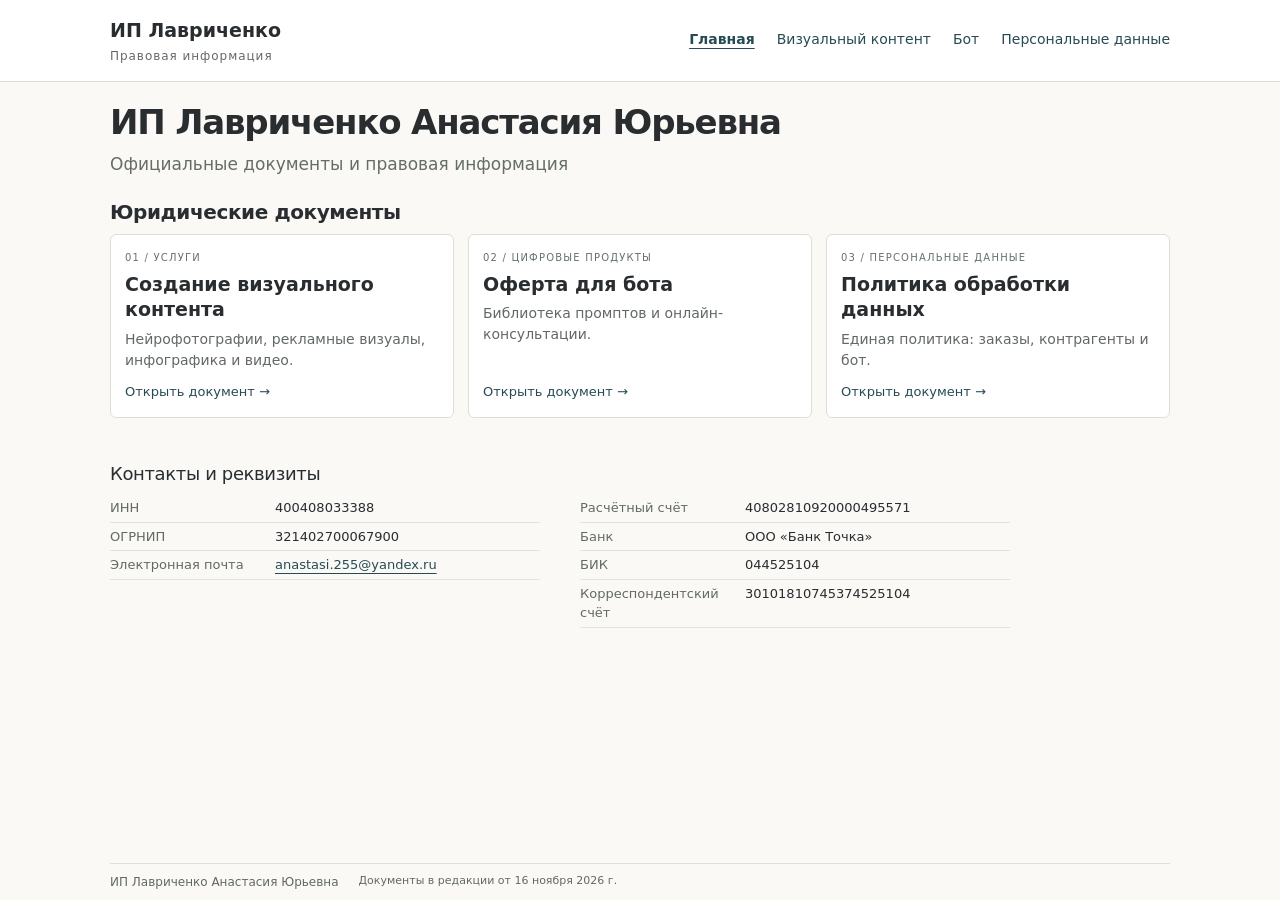
<file: index.html>
<!doctype html>
<html lang="ru"><head><meta charset="utf-8"><meta name="viewport" content="width=device-width, initial-scale=1"><meta name="description" content="Официальные документы и правовая информация"><title>ИП Лавриченко Анастасия Юрьевна — официальные документы</title><link rel="stylesheet" href="styles.css?v=final-1"></head>
<body class="home"><a class="skip" href="#main">К содержанию</a><header class="site-header"><div class="shell"><a class="brand" href="index.html">ИП Лавриченко<span>Правовая информация</span></a><nav aria-label="Основная навигация"><a href="index.html" aria-current="page">Главная</a><a href="offer.html">Визуальный контент</a><a href="bot-offer.html">Бот</a><a href="privacy.html">Персональные данные</a></nav></div></header><main id="main" class="shell"><div class="intro"><h1>ИП Лавриченко Анастасия Юрьевна</h1><p class="lead">Официальные документы и правовая информация</p></div><article><section><h2>Юридические документы</h2><div class="cards"><a class="card" href="offer.html"><span class="number">01 / Услуги</span><h3>Создание визуального контента</h3><p>Нейрофотографии, рекламные визуалы, инфографика и видео.</p><span class="action">Открыть документ →</span></a><a class="card" href="bot-offer.html"><span class="number">02 / Цифровые продукты</span><h3>Оферта для бота</h3><p>Библиотека промптов и онлайн-консультации.</p><span class="action">Открыть документ →</span></a><a class="card" href="privacy.html"><span class="number">03 / Персональные данные</span><h3>Политика обработки данных</h3><p>Единая политика: заказы, контрагенты и бот.</p><span class="action">Открыть документ →</span></a></div></section><section class="contact-section"><h2>Контакты и реквизиты</h2><div class="requisites"><dl class="details"><div><dt>ИНН</dt><dd>400408033388</dd></div><div><dt>ОГРНИП</dt><dd>321402700067900</dd></div><div><dt>Электронная почта</dt><dd><a href="mailto:anastasi.255@yandex.ru">anastasi.255@yandex.ru</a></dd></div></dl><dl class="details"><div><dt>Расчётный счёт</dt><dd>40802810920000495571</dd></div><div><dt>Банк</dt><dd>ООО «Банк Точка»</dd></div><div><dt>БИК</dt><dd>044525104</dd></div><div><dt>Корреспондентский счёт</dt><dd>30101810745374525104</dd></div></dl></div></section></article></main><footer class="shell"><p>ИП Лавриченко Анастасия Юрьевна</p><p class="muted">Документы в редакции от 16 ноября 2026 г.</p></footer></body></html>
</file>
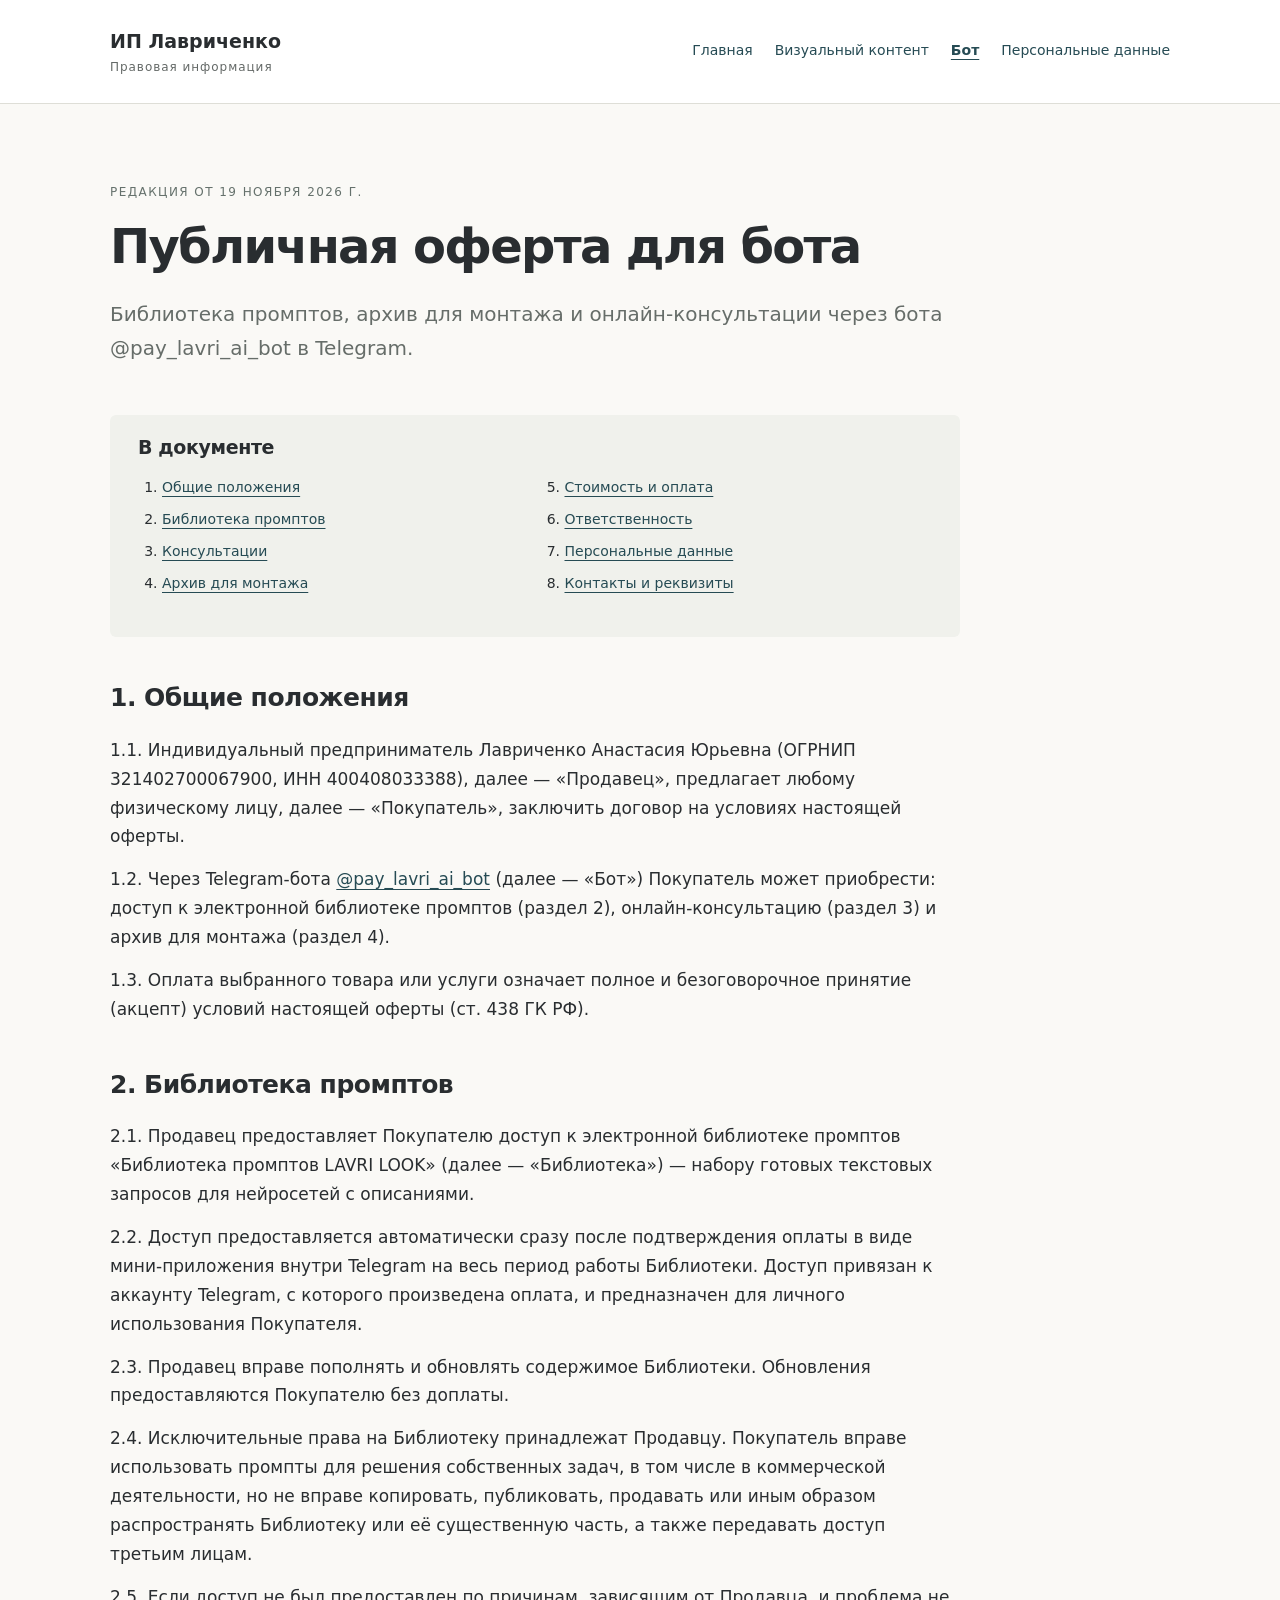
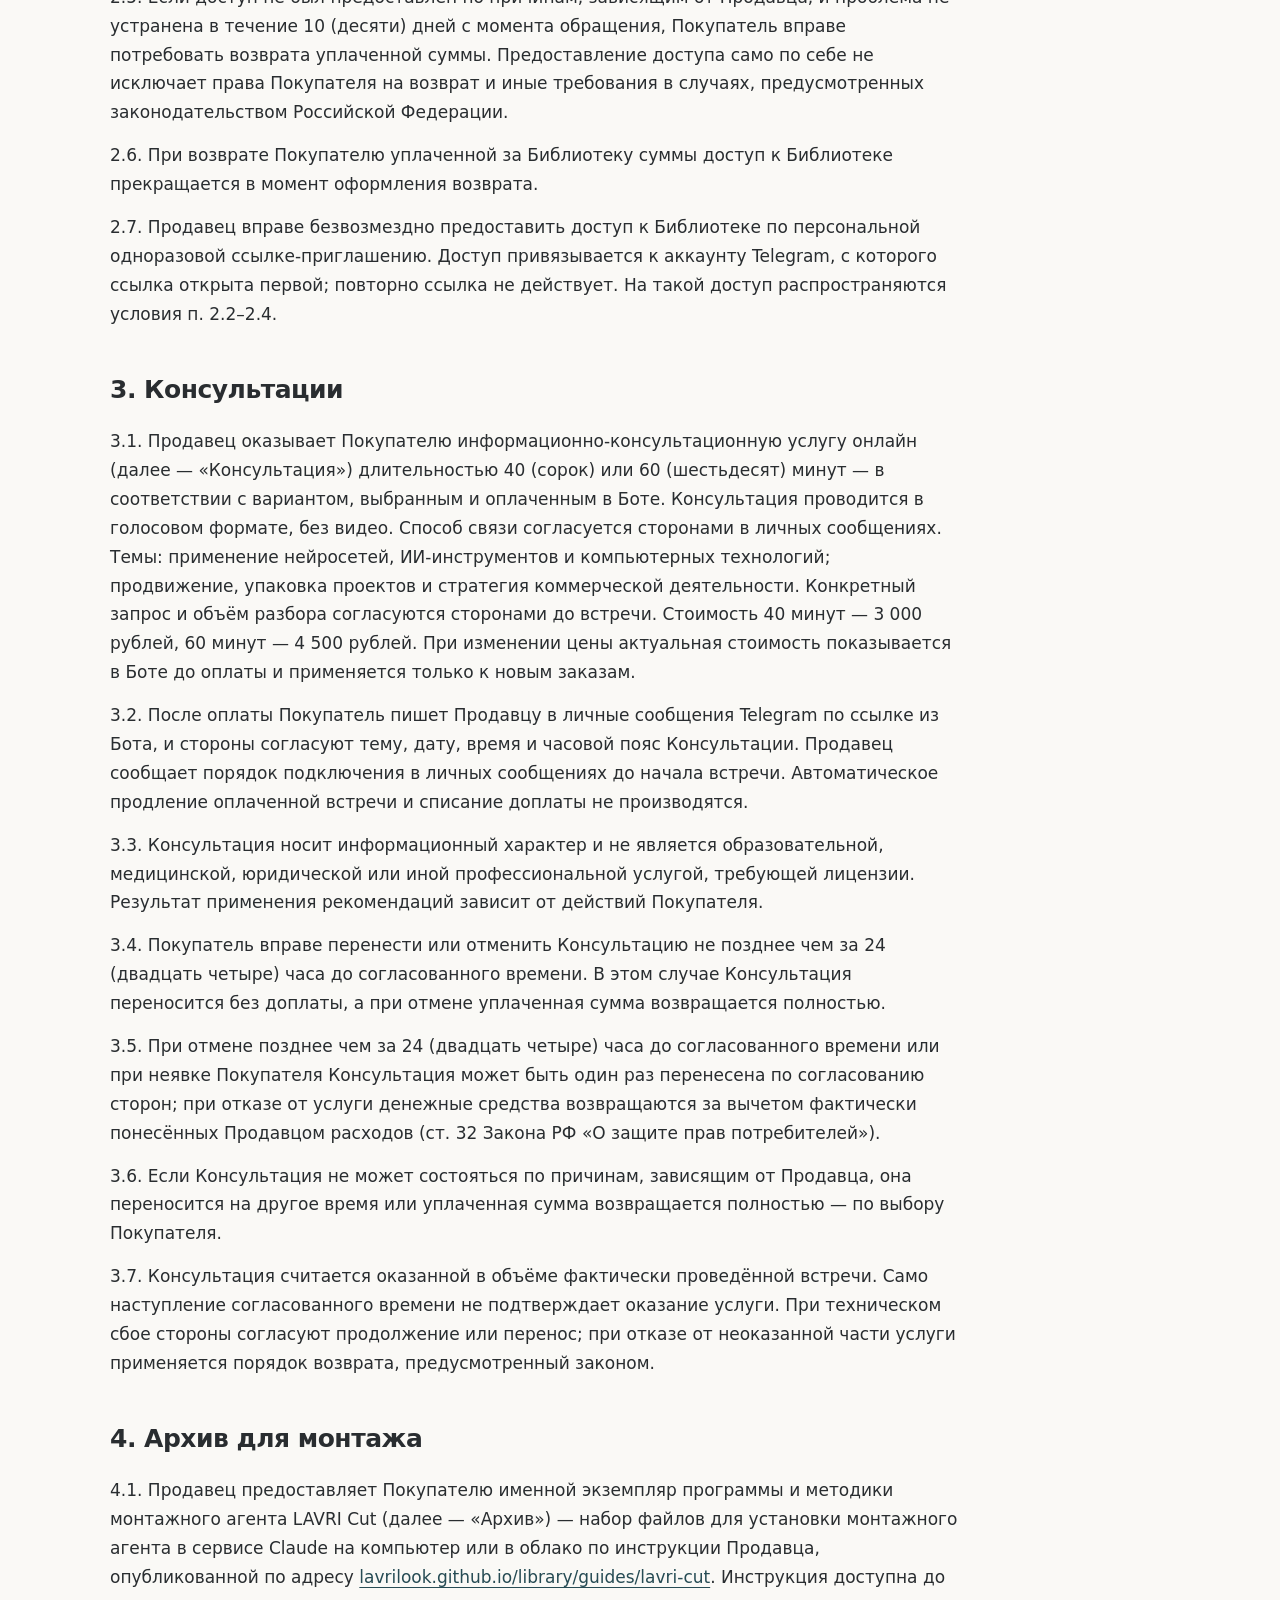
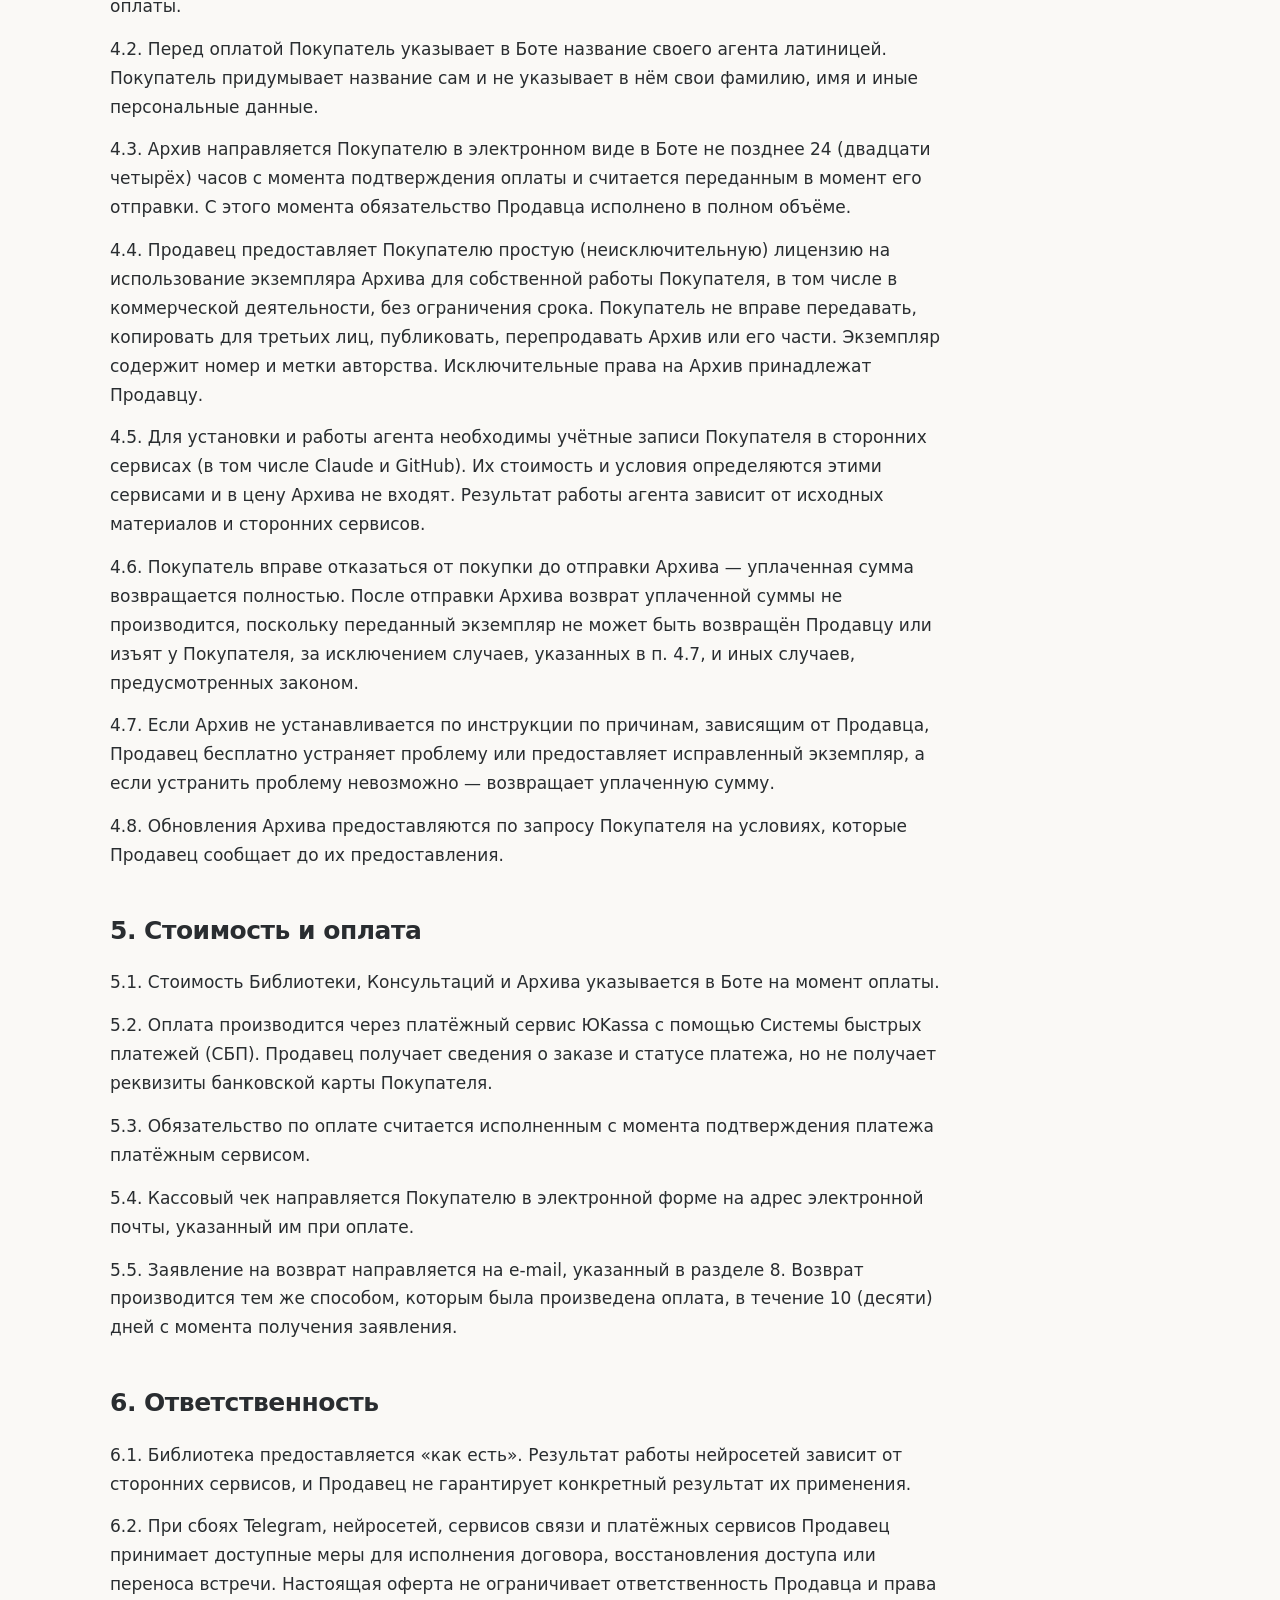
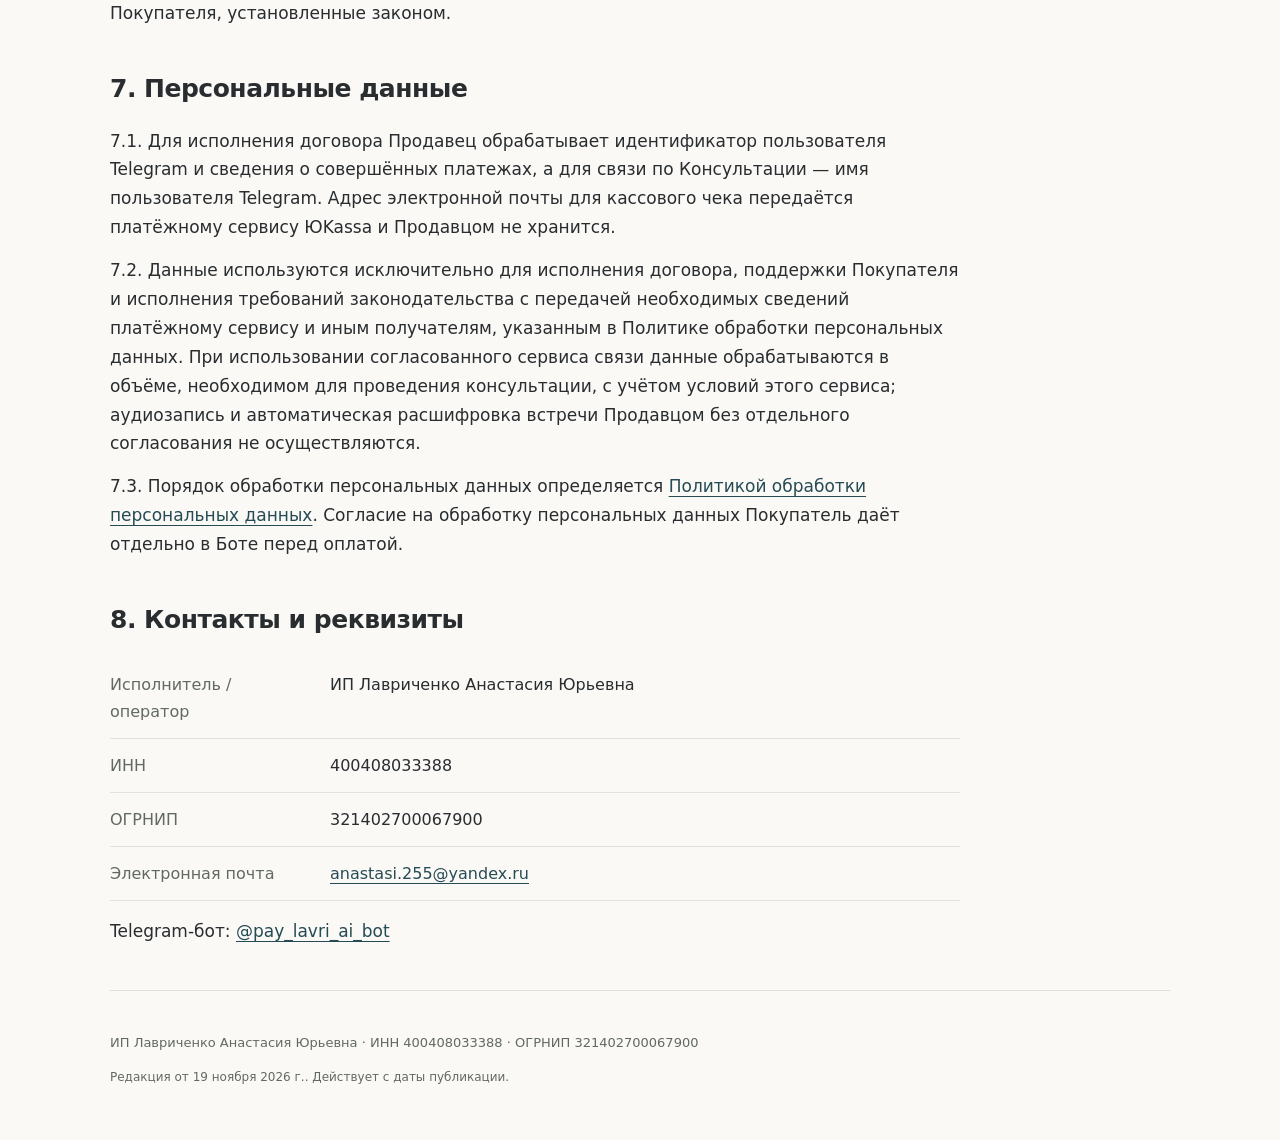
<file: bot-offer.html>
<!doctype html>
<html lang="ru"><head><meta charset="utf-8"><meta name="viewport" content="width=device-width, initial-scale=1"><meta name="description" content="Библиотека промптов, архив для монтажа и онлайн-консультации через бота @pay_lavri_ai_bot в Telegram."><title>Публичная оферта для бота — ИП Лавриченко</title><link rel="stylesheet" href="styles.css?v=final-1"></head>
<body><a class="skip" href="#main">К содержанию</a><header class="site-header"><div class="shell"><a class="brand" href="index.html">ИП Лавриченко<span>Правовая информация</span></a><nav aria-label="Основная навигация"><a href="index.html">Главная</a><a href="offer.html">Визуальный контент</a><a href="bot-offer.html" aria-current="page">Бот</a><a href="privacy.html">Персональные данные</a></nav></div></header><main id="main" class="shell"><div class="intro"><p class="eyebrow">Редакция от 19 ноября 2026 г.</p><h1>Публичная оферта для бота</h1><p class="lead">Библиотека промптов, архив для монтажа и онлайн-консультации через бота @pay_lavri_ai_bot в Telegram.</p></div><nav class="toc" aria-label="Содержание"><h2>В документе</h2><ol><li><a href="#s1">Общие положения</a></li><li><a href="#s2">Библиотека промптов</a></li><li><a href="#s3">Консультации</a></li><li><a href="#s4">Архив для монтажа</a></li><li><a href="#s5">Стоимость и оплата</a></li><li><a href="#s6">Ответственность</a></li><li><a href="#s7">Персональные данные</a></li><li><a href="#s8">Контакты и реквизиты</a></li></ol></nav><article><section id="s1"><h2>1. Общие положения</h2><p>1.1. Индивидуальный предприниматель Лавриченко Анастасия Юрьевна (ОГРНИП 321402700067900, ИНН 400408033388), далее — «Продавец», предлагает любому физическому лицу, далее — «Покупатель», заключить договор на условиях настоящей оферты.</p>
<p>1.2. Через Telegram-бота <a href="https://t.me/pay_lavri_ai_bot">@pay_lavri_ai_bot</a> (далее — «Бот») Покупатель может приобрести: доступ к электронной библиотеке промптов (раздел 2), онлайн-консультацию (раздел 3) и архив для монтажа (раздел 4).</p>
<p>1.3. Оплата выбранного товара или услуги означает полное и безоговорочное принятие (акцепт) условий настоящей оферты (ст. 438 ГК РФ).</p></section><section id="s2"><h2>2. Библиотека промптов</h2><p>2.1. Продавец предоставляет Покупателю доступ к электронной библиотеке промптов «Библиотека промптов LAVRI LOOK» (далее — «Библиотека») — набору готовых текстовых запросов для нейросетей с описаниями.</p>
<p>2.2. Доступ предоставляется автоматически сразу после подтверждения оплаты в виде мини-приложения внутри Telegram на весь период работы Библиотеки. Доступ привязан к аккаунту Telegram, с которого произведена оплата, и предназначен для личного использования Покупателя.</p>
<p>2.3. Продавец вправе пополнять и обновлять содержимое Библиотеки. Обновления предоставляются Покупателю без доплаты.</p>
<p>2.4. Исключительные права на Библиотеку принадлежат Продавцу. Покупатель вправе использовать промпты для решения собственных задач, в том числе в коммерческой деятельности, но не вправе копировать, публиковать, продавать или иным образом распространять Библиотеку или её существенную часть, а также передавать доступ третьим лицам.</p>
<p>2.5. Если доступ не был предоставлен по причинам, зависящим от Продавца, и проблема не устранена в течение 10 (десяти) дней с момента обращения, Покупатель вправе потребовать возврата уплаченной суммы. Предоставление доступа само по себе не исключает права Покупателя на возврат и иные требования в случаях, предусмотренных законодательством Российской Федерации.</p>
<p>2.6. При возврате Покупателю уплаченной за Библиотеку суммы доступ к Библиотеке прекращается в момент оформления возврата.</p>
<p>2.7. Продавец вправе безвозмездно предоставить доступ к Библиотеке по персональной одноразовой ссылке-приглашению. Доступ привязывается к аккаунту Telegram, с которого ссылка открыта первой; повторно ссылка не действует. На такой доступ распространяются условия п. 2.2–2.4.</p></section><section id="s3"><h2>3. Консультации</h2><p>3.1. Продавец оказывает Покупателю информационно-консультационную услугу онлайн (далее — «Консультация») длительностью 40 (сорок) или 60 (шестьдесят) минут — в соответствии с вариантом, выбранным и оплаченным в Боте. Консультация проводится в голосовом формате, без видео. Способ связи согласуется сторонами в личных сообщениях. Темы: применение нейросетей, ИИ-инструментов и компьютерных технологий; продвижение, упаковка проектов и стратегия коммерческой деятельности. Конкретный запрос и объём разбора согласуются сторонами до встречи. Стоимость 40 минут — 3 000 рублей, 60 минут — 4 500 рублей. При изменении цены актуальная стоимость показывается в Боте до оплаты и применяется только к новым заказам.</p>
<p>3.2. После оплаты Покупатель пишет Продавцу в личные сообщения Telegram по ссылке из Бота, и стороны согласуют тему, дату, время и часовой пояс Консультации. Продавец сообщает порядок подключения в личных сообщениях до начала встречи. Автоматическое продление оплаченной встречи и списание доплаты не производятся.</p>
<p>3.3. Консультация носит информационный характер и не является образовательной, медицинской, юридической или иной профессиональной услугой, требующей лицензии. Результат применения рекомендаций зависит от действий Покупателя.</p>
<p>3.4. Покупатель вправе перенести или отменить Консультацию не позднее чем за 24 (двадцать четыре) часа до согласованного времени. В этом случае Консультация переносится без доплаты, а при отмене уплаченная сумма возвращается полностью.</p>
<p>3.5. При отмене позднее чем за 24 (двадцать четыре) часа до согласованного времени или при неявке Покупателя Консультация может быть один раз перенесена по согласованию сторон; при отказе от услуги денежные средства возвращаются за вычетом фактически понесённых Продавцом расходов (ст. 32 Закона РФ «О защите прав потребителей»).</p>
<p>3.6. Если Консультация не может состояться по причинам, зависящим от Продавца, она переносится на другое время или уплаченная сумма возвращается полностью — по выбору Покупателя.</p>
<p>3.7. Консультация считается оказанной в объёме фактически проведённой встречи. Само наступление согласованного времени не подтверждает оказание услуги. При техническом сбое стороны согласуют продолжение или перенос; при отказе от неоказанной части услуги применяется порядок возврата, предусмотренный законом.</p></section><section id="s4"><h2>4. Архив для монтажа</h2><p>4.1. Продавец предоставляет Покупателю именной экземпляр программы и методики монтажного агента LAVRI Cut (далее — «Архив») — набор файлов для установки монтажного агента в сервисе Claude на компьютер или в облако по инструкции Продавца, опубликованной по адресу <a href="https://lavrilook.github.io/library/guides/lavri-cut/">lavrilook.github.io/library/guides/lavri-cut</a>. Инструкция доступна до оплаты.</p>
<p>4.2. Перед оплатой Покупатель указывает в Боте название своего агента латиницей. Покупатель придумывает название сам и не указывает в нём свои фамилию, имя и иные персональные данные.</p>
<p>4.3. Архив направляется Покупателю в электронном виде в Боте не позднее 24 (двадцати четырёх) часов с момента подтверждения оплаты и считается переданным в момент его отправки. С этого момента обязательство Продавца исполнено в полном объёме.</p>
<p>4.4. Продавец предоставляет Покупателю простую (неисключительную) лицензию на использование экземпляра Архива для собственной работы Покупателя, в том числе в коммерческой деятельности, без ограничения срока. Покупатель не вправе передавать, копировать для третьих лиц, публиковать, перепродавать Архив или его части. Экземпляр содержит номер и метки авторства. Исключительные права на Архив принадлежат Продавцу.</p>
<p>4.5. Для установки и работы агента необходимы учётные записи Покупателя в сторонних сервисах (в том числе Claude и GitHub). Их стоимость и условия определяются этими сервисами и в цену Архива не входят. Результат работы агента зависит от исходных материалов и сторонних сервисов.</p>
<p>4.6. Покупатель вправе отказаться от покупки до отправки Архива — уплаченная сумма возвращается полностью. После отправки Архива возврат уплаченной суммы не производится, поскольку переданный экземпляр не может быть возвращён Продавцу или изъят у Покупателя, за исключением случаев, указанных в п. 4.7, и иных случаев, предусмотренных законом.</p>
<p>4.7. Если Архив не устанавливается по инструкции по причинам, зависящим от Продавца, Продавец бесплатно устраняет проблему или предоставляет исправленный экземпляр, а если устранить проблему невозможно — возвращает уплаченную сумму.</p>
<p>4.8. Обновления Архива предоставляются по запросу Покупателя на условиях, которые Продавец сообщает до их предоставления.</p></section><section id="s5"><h2>5. Стоимость и оплата</h2><p>5.1. Стоимость Библиотеки, Консультаций и Архива указывается в Боте на момент оплаты.</p>
<p>5.2. Оплата производится через платёжный сервис ЮKassa с помощью Системы быстрых платежей (СБП). Продавец получает сведения о заказе и статусе платежа, но не получает реквизиты банковской карты Покупателя.</p>
<p>5.3. Обязательство по оплате считается исполненным с момента подтверждения платежа платёжным сервисом.</p>
<p>5.4. Кассовый чек направляется Покупателю в электронной форме на адрес электронной почты, указанный им при оплате.</p>
<p>5.5. Заявление на возврат направляется на e-mail, указанный в разделе 8. Возврат производится тем же способом, которым была произведена оплата, в течение 10 (десяти) дней с момента получения заявления.</p></section><section id="s6"><h2>6. Ответственность</h2><p>6.1. Библиотека предоставляется «как есть». Результат работы нейросетей зависит от сторонних сервисов, и Продавец не гарантирует конкретный результат их применения.</p>
<p>6.2. При сбоях Telegram, нейросетей, сервисов связи и платёжных сервисов Продавец принимает доступные меры для исполнения договора, восстановления доступа или переноса встречи. Настоящая оферта не ограничивает ответственность Продавца и права Покупателя, установленные законом.</p></section><section id="s7"><h2>7. Персональные данные</h2><p>7.1. Для исполнения договора Продавец обрабатывает идентификатор пользователя Telegram и сведения о совершённых платежах, а для связи по Консультации — имя пользователя Telegram. Адрес электронной почты для кассового чека передаётся платёжному сервису ЮKassa и Продавцом не хранится.</p>
<p>7.2. Данные используются исключительно для исполнения договора, поддержки Покупателя и исполнения требований законодательства с передачей необходимых сведений платёжному сервису и иным получателям, указанным в Политике обработки персональных данных. При использовании согласованного сервиса связи данные обрабатываются в объёме, необходимом для проведения консультации, с учётом условий этого сервиса; аудиозапись и автоматическая расшифровка встречи Продавцом без отдельного согласования не осуществляются.</p>
<p>7.3. Порядок обработки персональных данных определяется <a href="privacy.html">Политикой обработки персональных данных</a>. Согласие на обработку персональных данных Покупатель даёт отдельно в Боте перед оплатой.</p></section><section id="s8"><h2>8. Контакты и реквизиты</h2><dl class="details"><div><dt>Исполнитель / оператор</dt><dd>ИП Лавриченко Анастасия Юрьевна</dd></div><div><dt>ИНН</dt><dd>400408033388</dd></div><div><dt>ОГРНИП</dt><dd>321402700067900</dd></div><div><dt>Электронная почта</dt><dd><a href="mailto:anastasi.255@yandex.ru">anastasi.255@yandex.ru</a></dd></div></dl><p>Telegram-бот: <a href="https://t.me/pay_lavri_ai_bot">@pay_lavri_ai_bot</a></p></section></article></main><footer class="shell"><p>ИП Лавриченко Анастасия Юрьевна · ИНН 400408033388 · ОГРНИП 321402700067900</p><p class="muted">Редакция от 19 ноября 2026 г.. Действует с даты публикации.</p></footer></body></html>
</file>
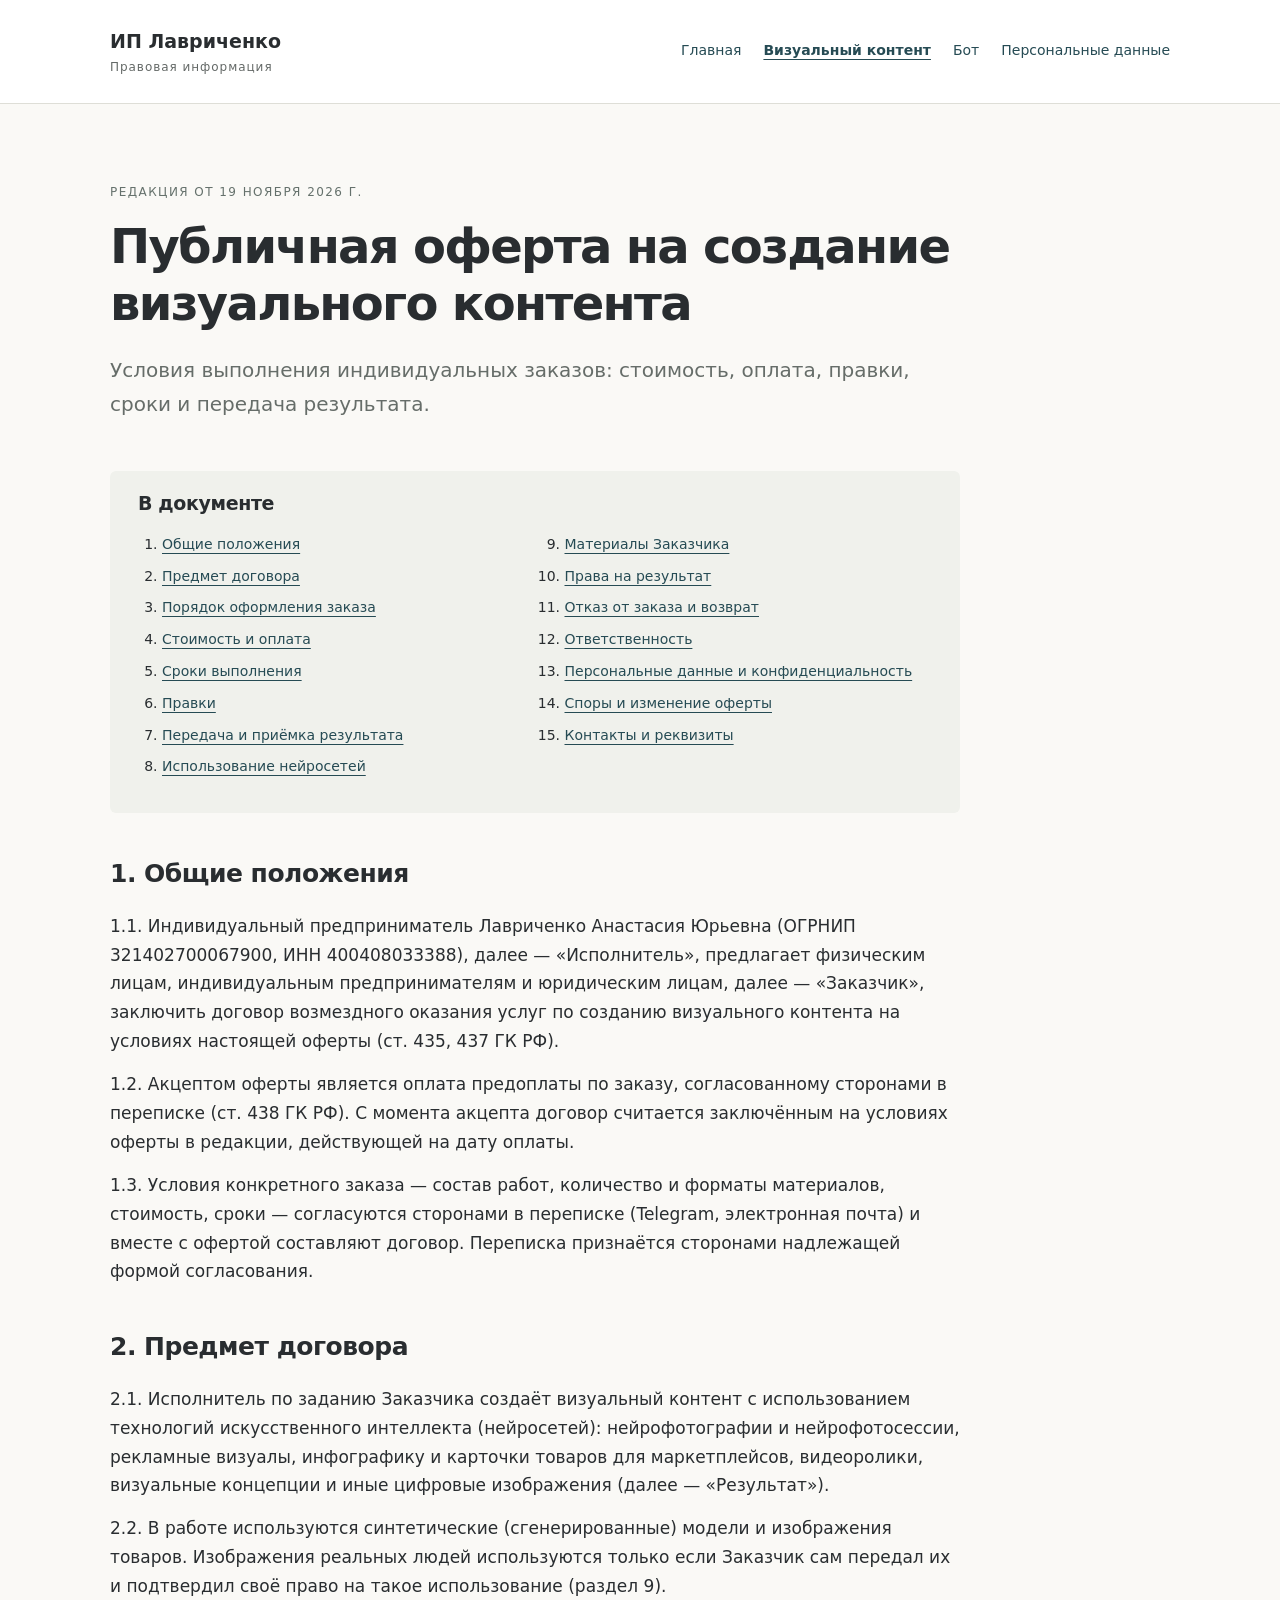
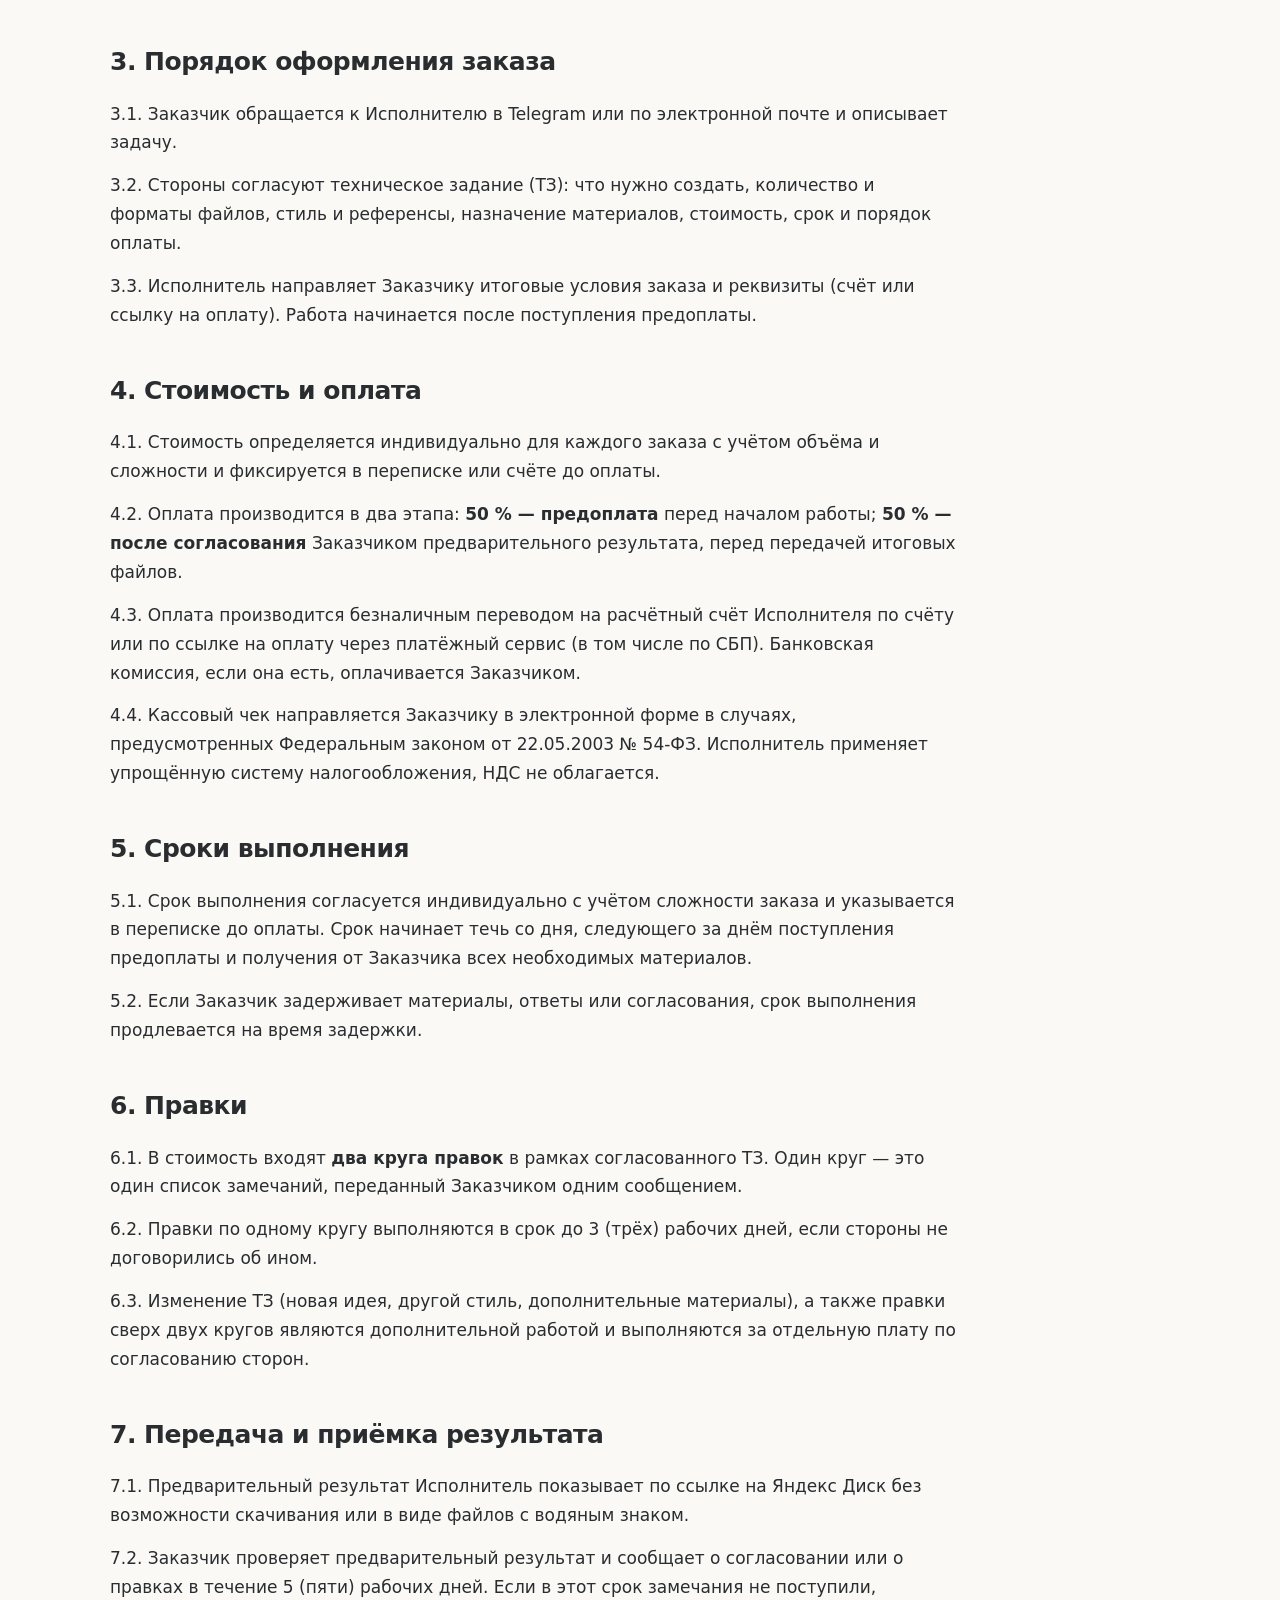
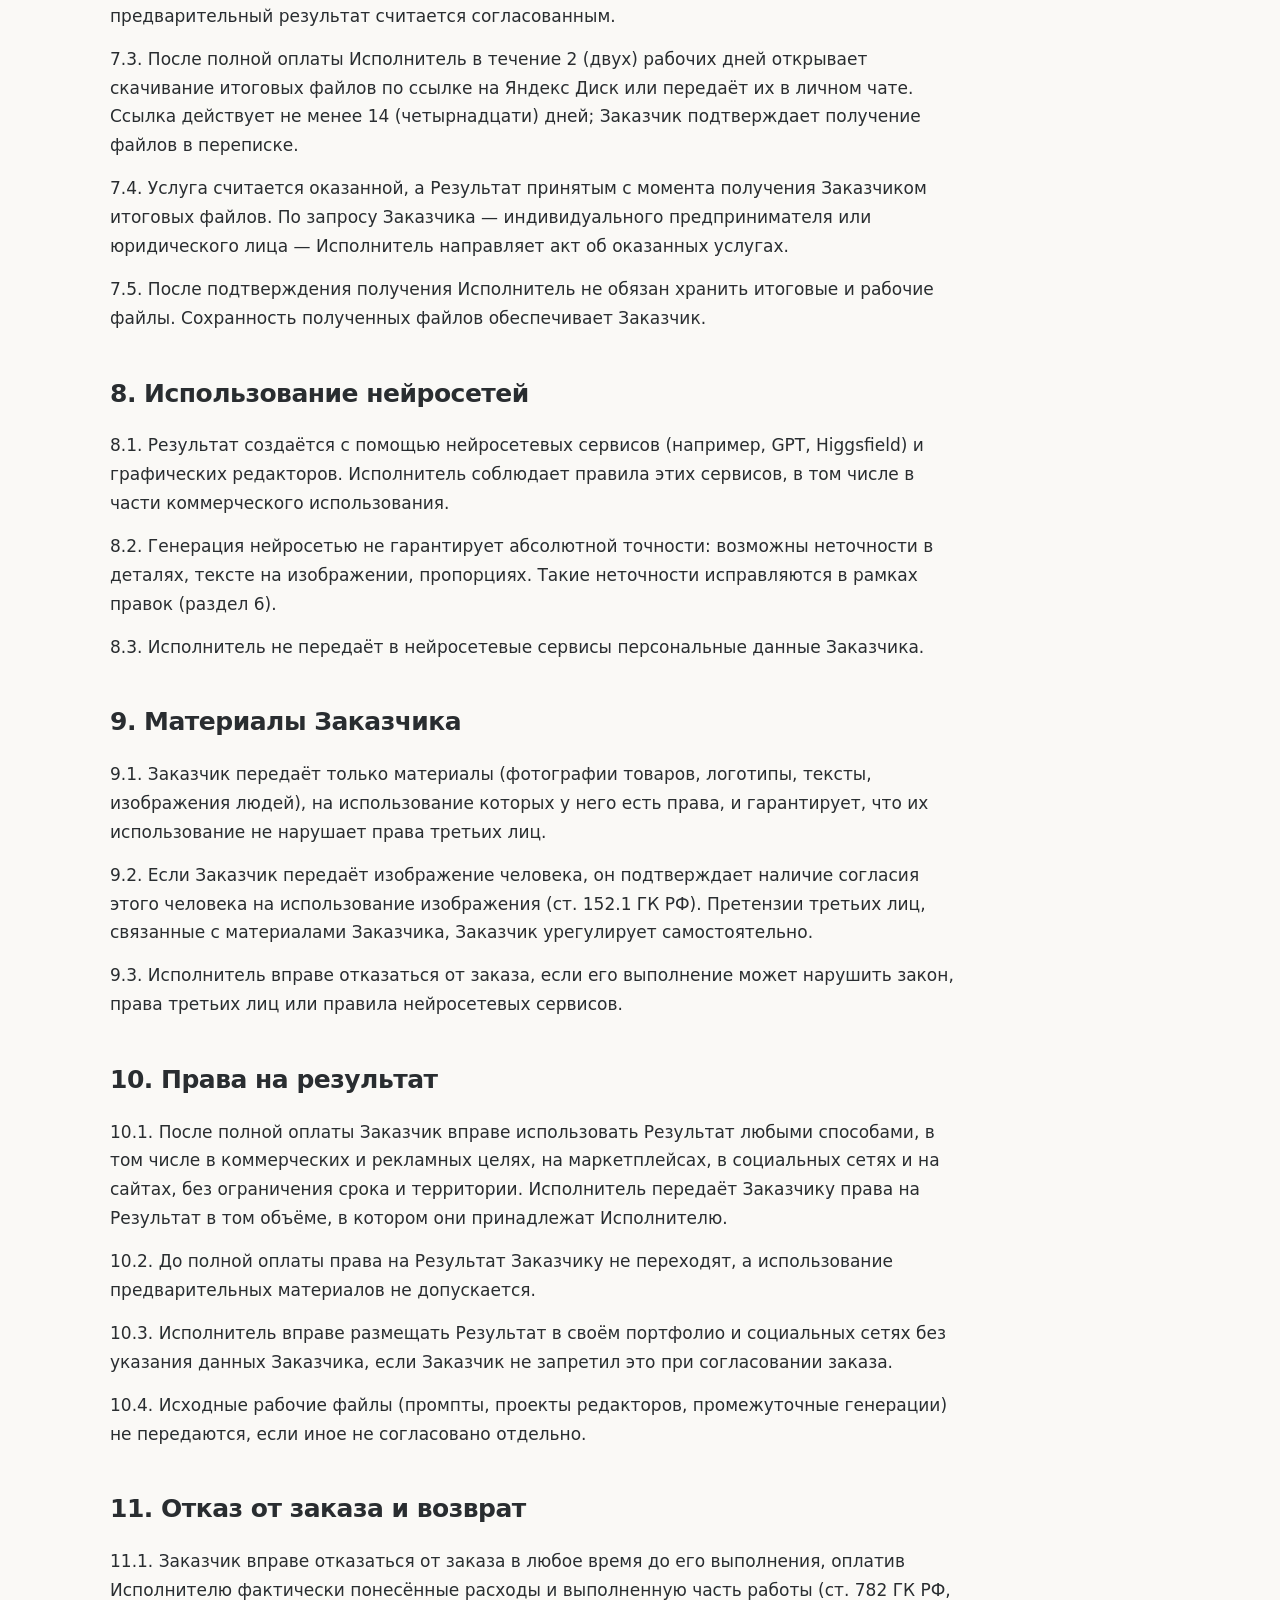
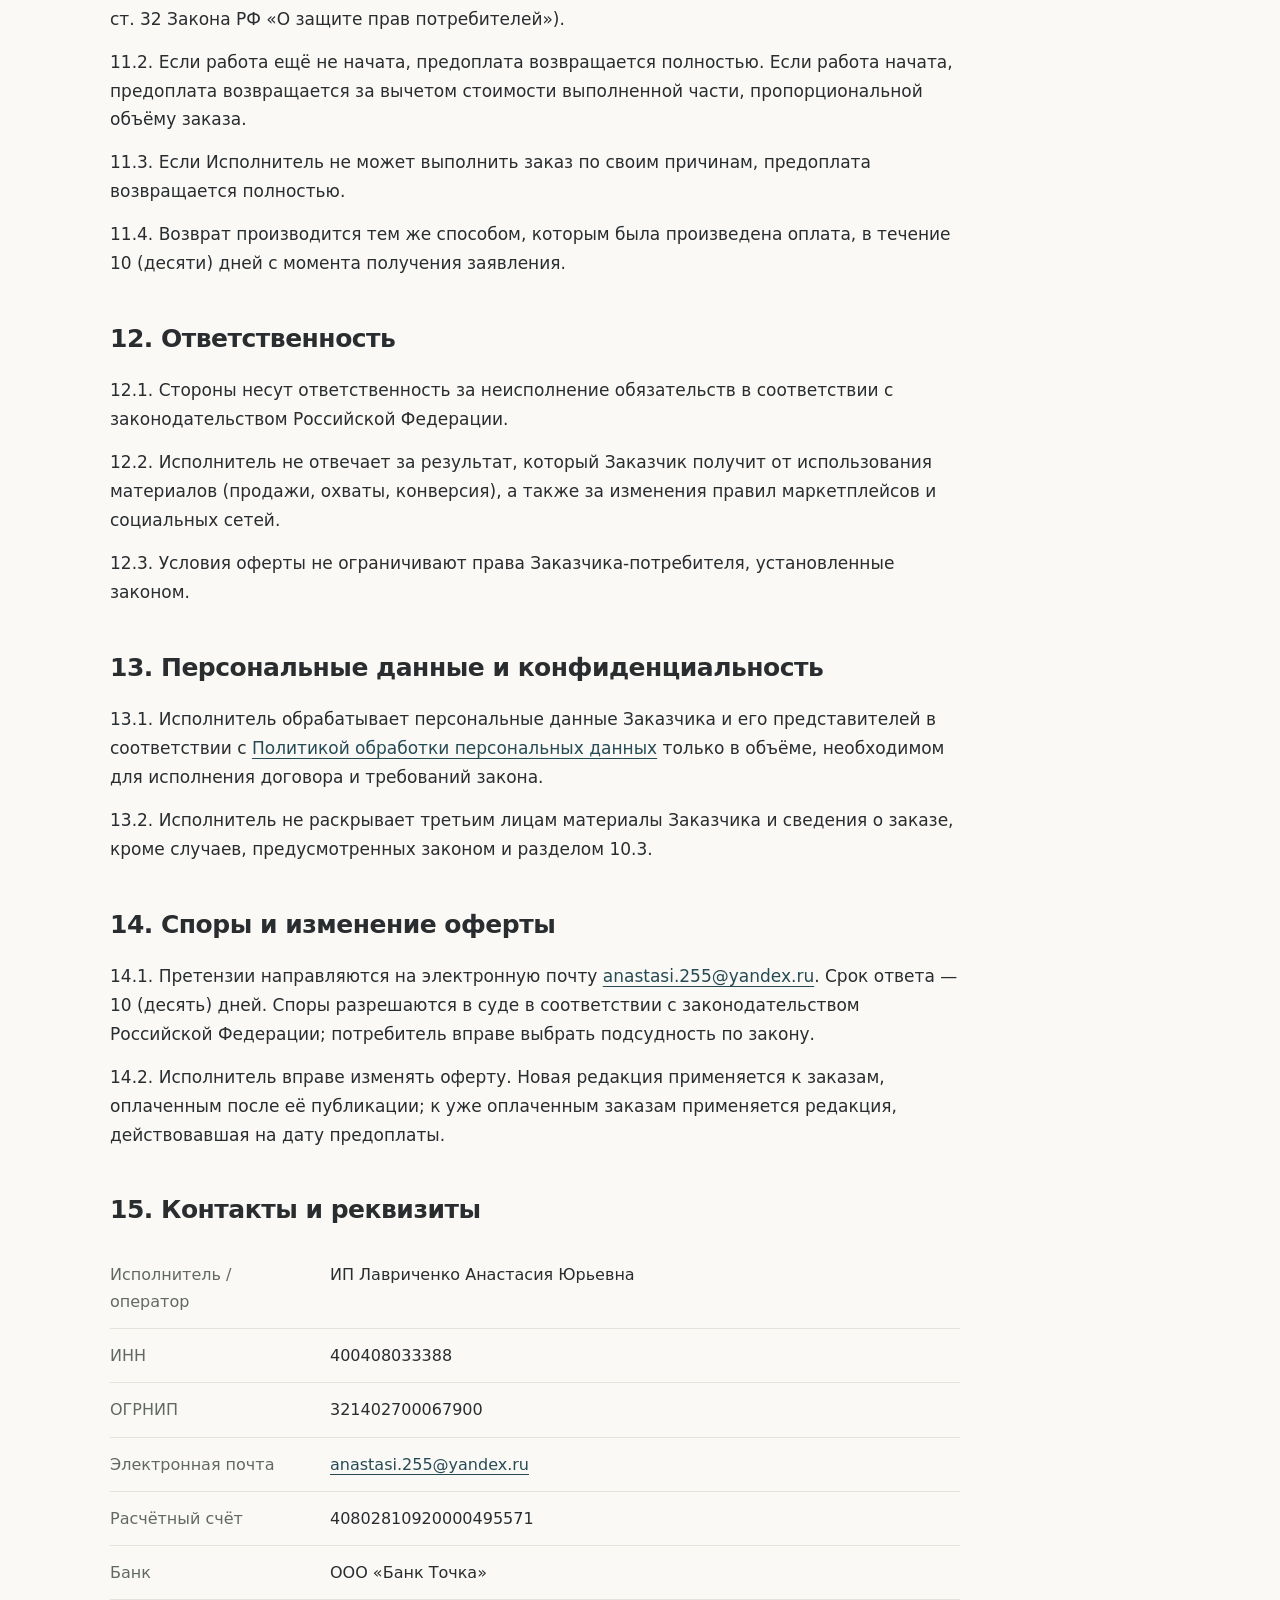
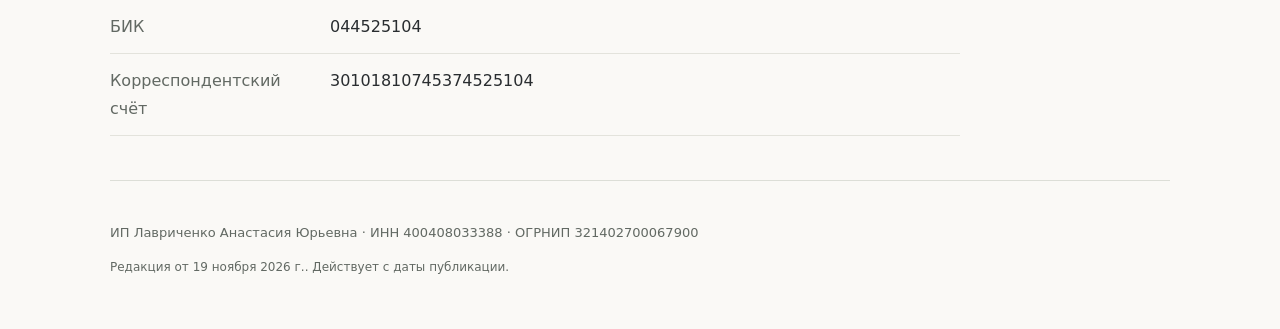
<file: offer.html>
<!doctype html>
<html lang="ru"><head><meta charset="utf-8"><meta name="viewport" content="width=device-width, initial-scale=1"><meta name="description" content="Условия выполнения индивидуальных заказов: стоимость, оплата, правки, сроки и передача результата."><title>Публичная оферта на создание визуального контента — ИП Лавриченко</title><link rel="stylesheet" href="styles.css?v=final-1"></head>
<body><a class="skip" href="#main">К содержанию</a><header class="site-header"><div class="shell"><a class="brand" href="index.html">ИП Лавриченко<span>Правовая информация</span></a><nav aria-label="Основная навигация"><a href="index.html">Главная</a><a href="offer.html" aria-current="page">Визуальный контент</a><a href="bot-offer.html">Бот</a><a href="privacy.html">Персональные данные</a></nav></div></header><main id="main" class="shell"><div class="intro"><p class="eyebrow">Редакция от 19 ноября 2026 г.</p><h1>Публичная оферта на создание визуального контента</h1><p class="lead">Условия выполнения индивидуальных заказов: стоимость, оплата, правки, сроки и передача результата.</p></div><nav class="toc" aria-label="Содержание"><h2>В документе</h2><ol><li><a href="#s1">Общие положения</a></li><li><a href="#s2">Предмет договора</a></li><li><a href="#s3">Порядок оформления заказа</a></li><li><a href="#s4">Стоимость и оплата</a></li><li><a href="#s5">Сроки выполнения</a></li><li><a href="#s6">Правки</a></li><li><a href="#s7">Передача и приёмка результата</a></li><li><a href="#s8">Использование нейросетей</a></li><li><a href="#s9">Материалы Заказчика</a></li><li><a href="#s10">Права на результат</a></li><li><a href="#s11">Отказ от заказа и возврат</a></li><li><a href="#s12">Ответственность</a></li><li><a href="#s13">Персональные данные и конфиденциальность</a></li><li><a href="#s14">Споры и изменение оферты</a></li><li><a href="#s15">Контакты и реквизиты</a></li></ol></nav><article><section id="s1"><h2>1. Общие положения</h2><p>1.1. Индивидуальный предприниматель Лавриченко Анастасия Юрьевна (ОГРНИП 321402700067900, ИНН 400408033388), далее — «Исполнитель», предлагает физическим лицам, индивидуальным предпринимателям и юридическим лицам, далее — «Заказчик», заключить договор возмездного оказания услуг по созданию визуального контента на условиях настоящей оферты (ст. 435, 437 ГК РФ).</p>
<p>1.2. Акцептом оферты является оплата предоплаты по заказу, согласованному сторонами в переписке (ст. 438 ГК РФ). С момента акцепта договор считается заключённым на условиях оферты в редакции, действующей на дату оплаты.</p>
<p>1.3. Условия конкретного заказа — состав работ, количество и форматы материалов, стоимость, сроки — согласуются сторонами в переписке (Telegram, электронная почта) и вместе с офертой составляют договор. Переписка признаётся сторонами надлежащей формой согласования.</p></section><section id="s2"><h2>2. Предмет договора</h2><p>2.1. Исполнитель по заданию Заказчика создаёт визуальный контент с использованием технологий искусственного интеллекта (нейросетей): нейрофотографии и нейрофотосессии, рекламные визуалы, инфографику и карточки товаров для маркетплейсов, видеоролики, визуальные концепции и иные цифровые изображения (далее — «Результат»).</p>
<p>2.2. В работе используются синтетические (сгенерированные) модели и изображения товаров. Изображения реальных людей используются только если Заказчик сам передал их и подтвердил своё право на такое использование (раздел 9).</p></section><section id="s3"><h2>3. Порядок оформления заказа</h2><p>3.1. Заказчик обращается к Исполнителю в Telegram или по электронной почте и описывает задачу.</p>
<p>3.2. Стороны согласуют техническое задание (ТЗ): что нужно создать, количество и форматы файлов, стиль и референсы, назначение материалов, стоимость, срок и порядок оплаты.</p>
<p>3.3. Исполнитель направляет Заказчику итоговые условия заказа и реквизиты (счёт или ссылку на оплату). Работа начинается после поступления предоплаты.</p></section><section id="s4"><h2>4. Стоимость и оплата</h2><p>4.1. Стоимость определяется индивидуально для каждого заказа с учётом объёма и сложности и фиксируется в переписке или счёте до оплаты.</p>
<p>4.2. Оплата производится в два этапа: <strong>50 % — предоплата</strong> перед началом работы; <strong>50 % — после согласования</strong> Заказчиком предварительного результата, перед передачей итоговых файлов.</p>
<p>4.3. Оплата производится безналичным переводом на расчётный счёт Исполнителя по счёту или по ссылке на оплату через платёжный сервис (в том числе по СБП). Банковская комиссия, если она есть, оплачивается Заказчиком.</p>
<p>4.4. Кассовый чек направляется Заказчику в электронной форме в случаях, предусмотренных Федеральным законом от 22.05.2003 № 54-ФЗ. Исполнитель применяет упрощённую систему налогообложения, НДС не облагается.</p></section><section id="s5"><h2>5. Сроки выполнения</h2><p>5.1. Срок выполнения согласуется индивидуально с учётом сложности заказа и указывается в переписке до оплаты. Срок начинает течь со дня, следующего за днём поступления предоплаты и получения от Заказчика всех необходимых материалов.</p>
<p>5.2. Если Заказчик задерживает материалы, ответы или согласования, срок выполнения продлевается на время задержки.</p></section><section id="s6"><h2>6. Правки</h2><p>6.1. В стоимость входят <strong>два круга правок</strong> в рамках согласованного ТЗ. Один круг — это один список замечаний, переданный Заказчиком одним сообщением.</p>
<p>6.2. Правки по одному кругу выполняются в срок до 3 (трёх) рабочих дней, если стороны не договорились об ином.</p>
<p>6.3. Изменение ТЗ (новая идея, другой стиль, дополнительные материалы), а также правки сверх двух кругов являются дополнительной работой и выполняются за отдельную плату по согласованию сторон.</p></section><section id="s7"><h2>7. Передача и приёмка результата</h2><p>7.1. Предварительный результат Исполнитель показывает по ссылке на Яндекс Диск без возможности скачивания или в виде файлов с водяным знаком.</p>
<p>7.2. Заказчик проверяет предварительный результат и сообщает о согласовании или о правках в течение 5 (пяти) рабочих дней. Если в этот срок замечания не поступили, предварительный результат считается согласованным.</p>
<p>7.3. После полной оплаты Исполнитель в течение 2 (двух) рабочих дней открывает скачивание итоговых файлов по ссылке на Яндекс Диск или передаёт их в личном чате. Ссылка действует не менее 14 (четырнадцати) дней; Заказчик подтверждает получение файлов в переписке.</p>
<p>7.4. Услуга считается оказанной, а Результат принятым с момента получения Заказчиком итоговых файлов. По запросу Заказчика — индивидуального предпринимателя или юридического лица — Исполнитель направляет акт об оказанных услугах.</p>
<p>7.5. После подтверждения получения Исполнитель не обязан хранить итоговые и рабочие файлы. Сохранность полученных файлов обеспечивает Заказчик.</p></section><section id="s8"><h2>8. Использование нейросетей</h2><p>8.1. Результат создаётся с помощью нейросетевых сервисов (например, GPT, Higgsfield) и графических редакторов. Исполнитель соблюдает правила этих сервисов, в том числе в части коммерческого использования.</p>
<p>8.2. Генерация нейросетью не гарантирует абсолютной точности: возможны неточности в деталях, тексте на изображении, пропорциях. Такие неточности исправляются в рамках правок (раздел 6).</p>
<p>8.3. Исполнитель не передаёт в нейросетевые сервисы персональные данные Заказчика.</p></section><section id="s9"><h2>9. Материалы Заказчика</h2><p>9.1. Заказчик передаёт только материалы (фотографии товаров, логотипы, тексты, изображения людей), на использование которых у него есть права, и гарантирует, что их использование не нарушает права третьих лиц.</p>
<p>9.2. Если Заказчик передаёт изображение человека, он подтверждает наличие согласия этого человека на использование изображения (ст. 152.1 ГК РФ). Претензии третьих лиц, связанные с материалами Заказчика, Заказчик урегулирует самостоятельно.</p>
<p>9.3. Исполнитель вправе отказаться от заказа, если его выполнение может нарушить закон, права третьих лиц или правила нейросетевых сервисов.</p></section><section id="s10"><h2>10. Права на результат</h2><p>10.1. После полной оплаты Заказчик вправе использовать Результат любыми способами, в том числе в коммерческих и рекламных целях, на маркетплейсах, в социальных сетях и на сайтах, без ограничения срока и территории. Исполнитель передаёт Заказчику права на Результат в том объёме, в котором они принадлежат Исполнителю.</p>
<p>10.2. До полной оплаты права на Результат Заказчику не переходят, а использование предварительных материалов не допускается.</p>
<p>10.3. Исполнитель вправе размещать Результат в своём портфолио и социальных сетях без указания данных Заказчика, если Заказчик не запретил это при согласовании заказа.</p>
<p>10.4. Исходные рабочие файлы (промпты, проекты редакторов, промежуточные генерации) не передаются, если иное не согласовано отдельно.</p></section><section id="s11"><h2>11. Отказ от заказа и возврат</h2><p>11.1. Заказчик вправе отказаться от заказа в любое время до его выполнения, оплатив Исполнителю фактически понесённые расходы и выполненную часть работы (ст. 782 ГК РФ, ст. 32 Закона РФ «О защите прав потребителей»).</p>
<p>11.2. Если работа ещё не начата, предоплата возвращается полностью. Если работа начата, предоплата возвращается за вычетом стоимости выполненной части, пропорциональной объёму заказа.</p>
<p>11.3. Если Исполнитель не может выполнить заказ по своим причинам, предоплата возвращается полностью.</p>
<p>11.4. Возврат производится тем же способом, которым была произведена оплата, в течение 10 (десяти) дней с момента получения заявления.</p></section><section id="s12"><h2>12. Ответственность</h2><p>12.1. Стороны несут ответственность за неисполнение обязательств в соответствии с законодательством Российской Федерации.</p>
<p>12.2. Исполнитель не отвечает за результат, который Заказчик получит от использования материалов (продажи, охваты, конверсия), а также за изменения правил маркетплейсов и социальных сетей.</p>
<p>12.3. Условия оферты не ограничивают права Заказчика-потребителя, установленные законом.</p></section><section id="s13"><h2>13. Персональные данные и конфиденциальность</h2><p>13.1. Исполнитель обрабатывает персональные данные Заказчика и его представителей в соответствии с <a href="privacy.html">Политикой обработки персональных данных</a> только в объёме, необходимом для исполнения договора и требований закона.</p>
<p>13.2. Исполнитель не раскрывает третьим лицам материалы Заказчика и сведения о заказе, кроме случаев, предусмотренных законом и разделом 10.3.</p></section><section id="s14"><h2>14. Споры и изменение оферты</h2><p>14.1. Претензии направляются на электронную почту <a href="mailto:anastasi.255@yandex.ru">anastasi.255@yandex.ru</a>. Срок ответа — 10 (десять) дней. Споры разрешаются в суде в соответствии с законодательством Российской Федерации; потребитель вправе выбрать подсудность по закону.</p>
<p>14.2. Исполнитель вправе изменять оферту. Новая редакция применяется к заказам, оплаченным после её публикации; к уже оплаченным заказам применяется редакция, действовавшая на дату предоплаты.</p></section><section id="s15"><h2>15. Контакты и реквизиты</h2><dl class="details"><div><dt>Исполнитель / оператор</dt><dd>ИП Лавриченко Анастасия Юрьевна</dd></div><div><dt>ИНН</dt><dd>400408033388</dd></div><div><dt>ОГРНИП</dt><dd>321402700067900</dd></div><div><dt>Электронная почта</dt><dd><a href="mailto:anastasi.255@yandex.ru">anastasi.255@yandex.ru</a></dd></div><div><dt>Расчётный счёт</dt><dd>40802810920000495571</dd></div><div><dt>Банк</dt><dd>ООО «Банк Точка»</dd></div><div><dt>БИК</dt><dd>044525104</dd></div><div><dt>Корреспондентский счёт</dt><dd>30101810745374525104</dd></div></dl></section></article></main><footer class="shell"><p>ИП Лавриченко Анастасия Юрьевна · ИНН 400408033388 · ОГРНИП 321402700067900</p><p class="muted">Редакция от 19 ноября 2026 г.. Действует с даты публикации.</p></footer></body></html>
</file>
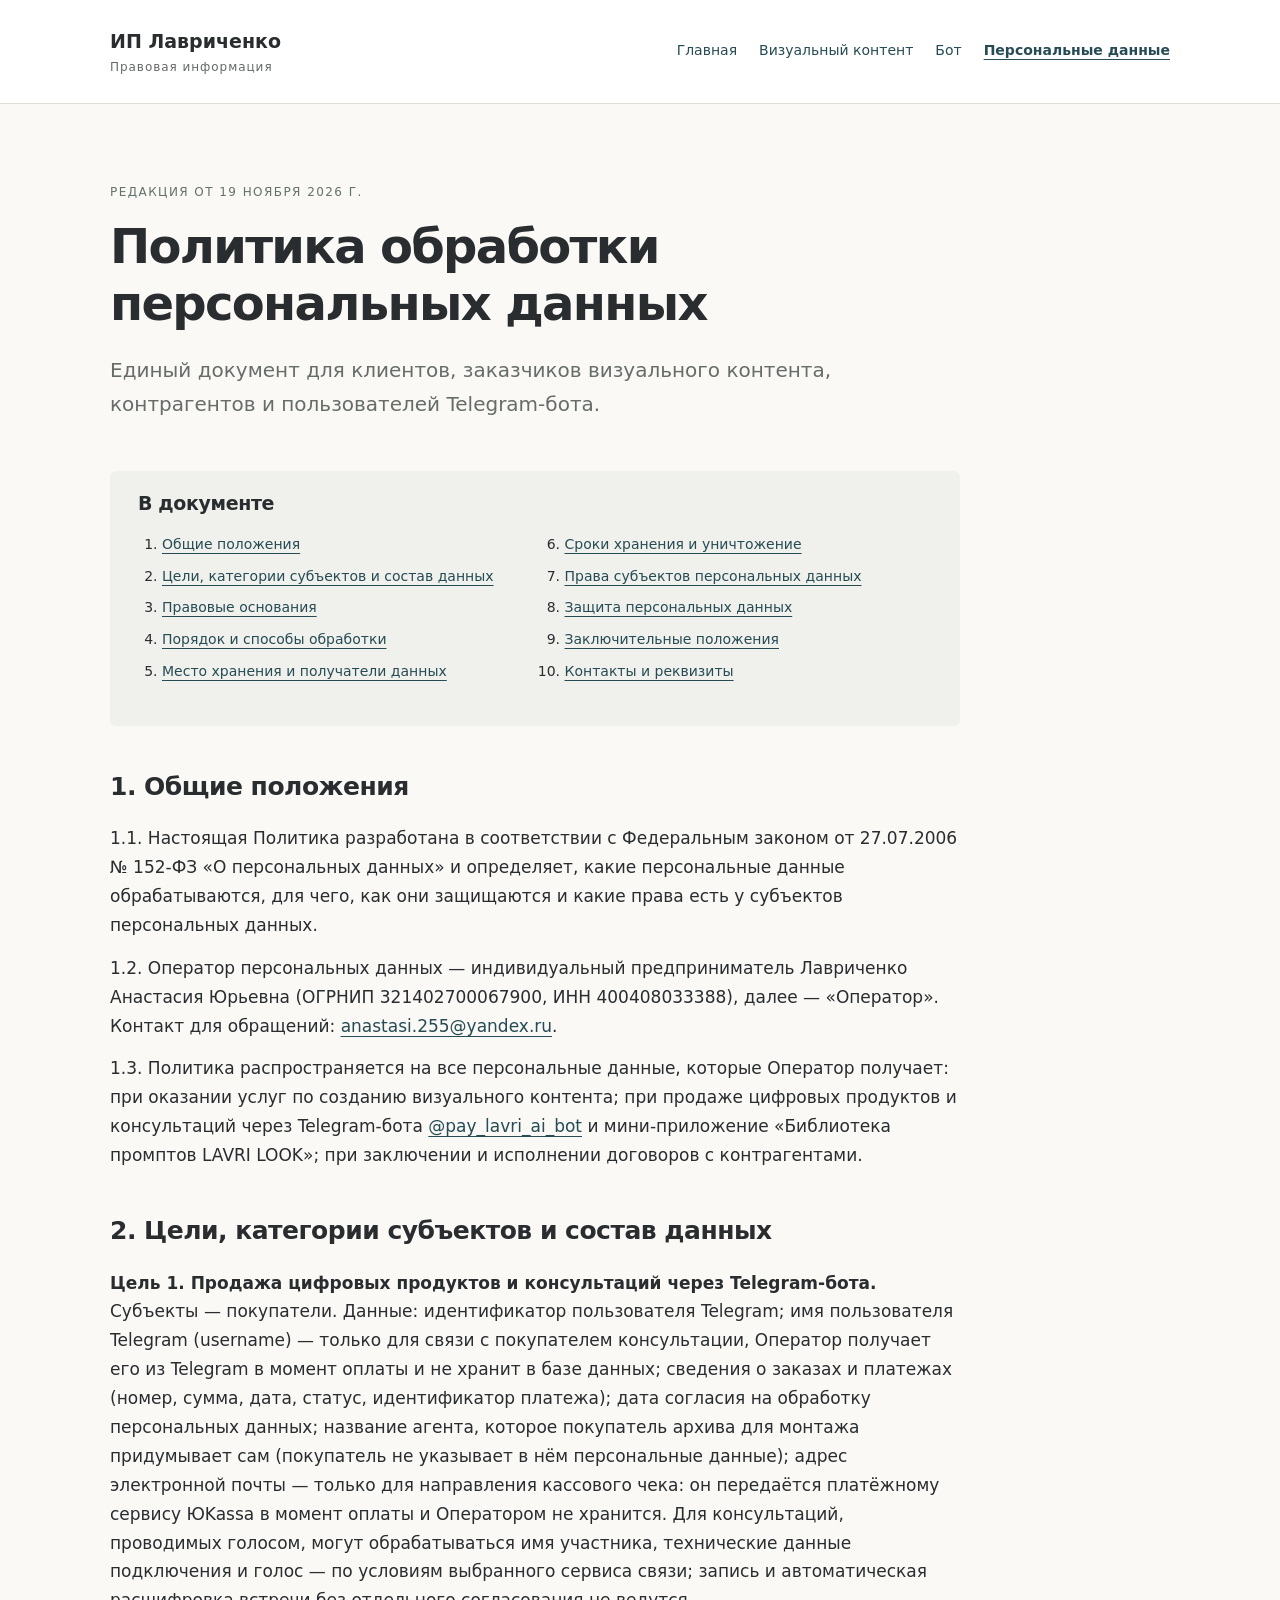
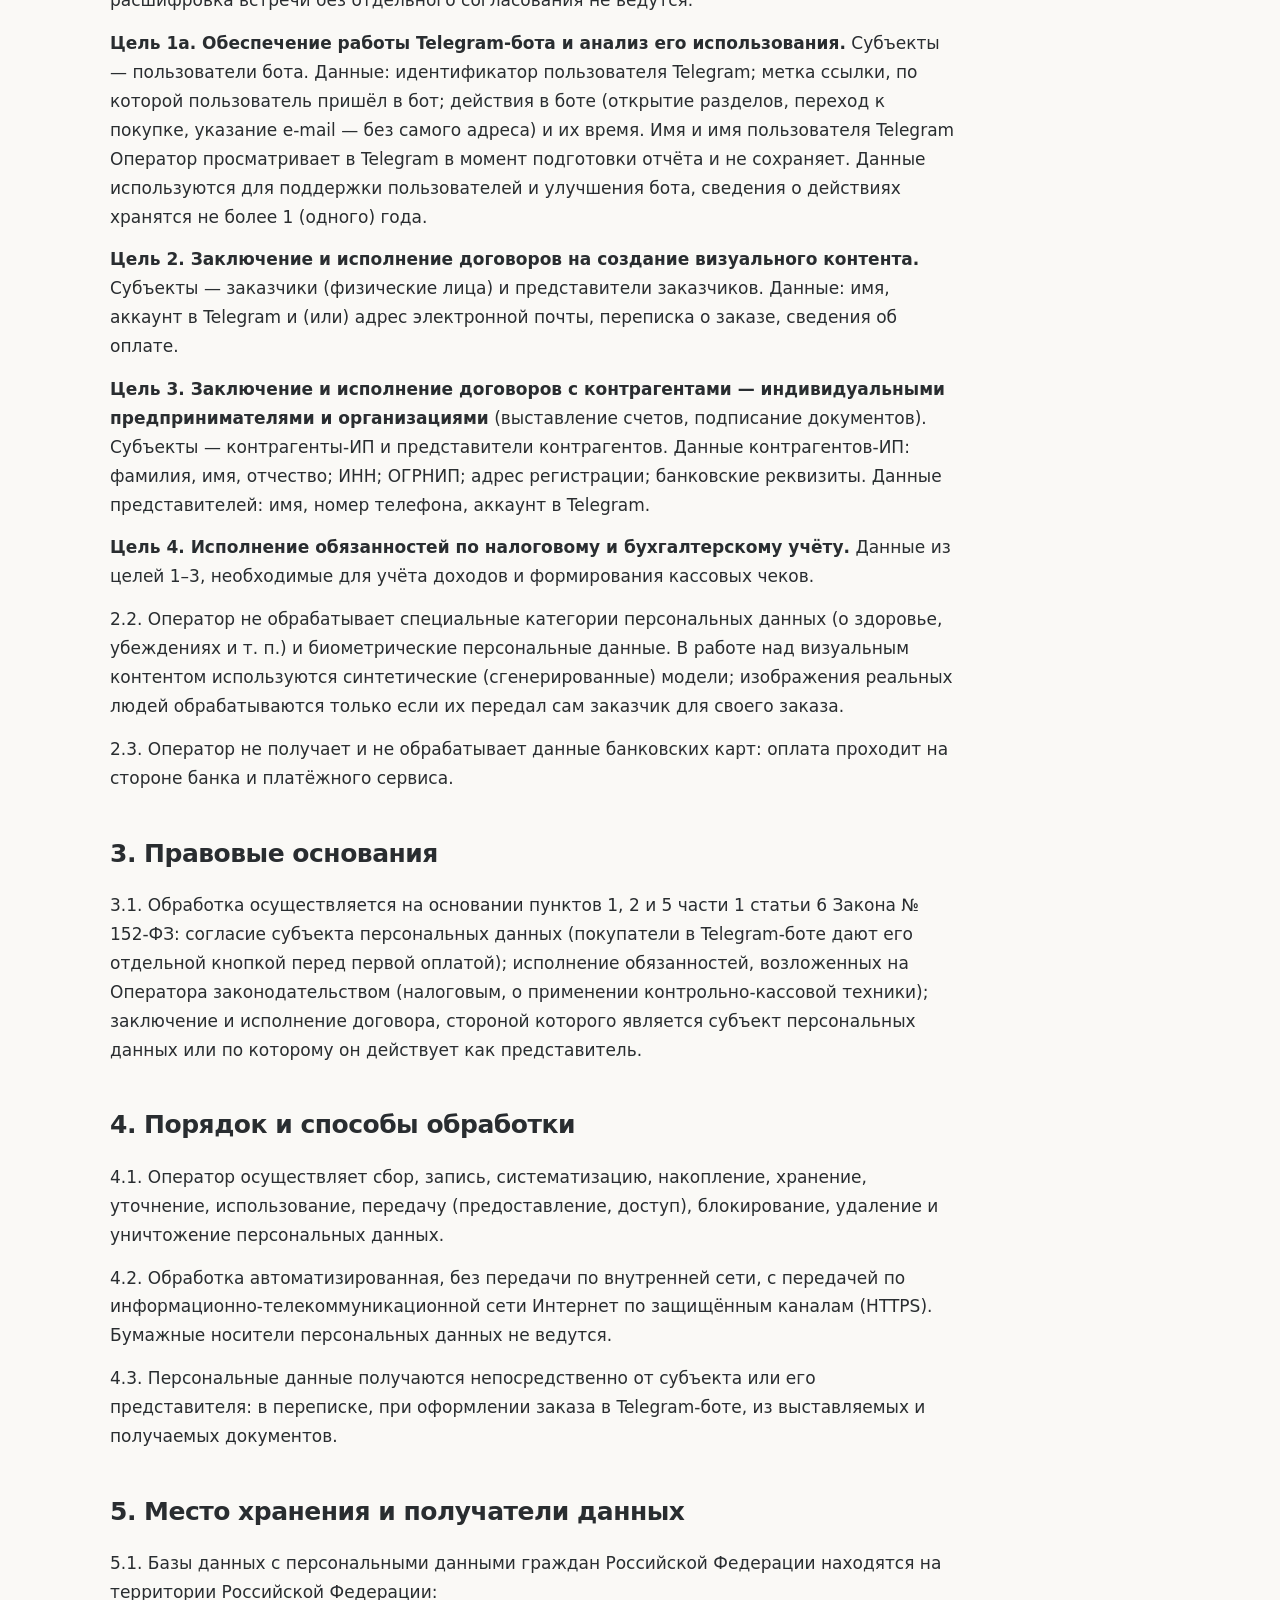
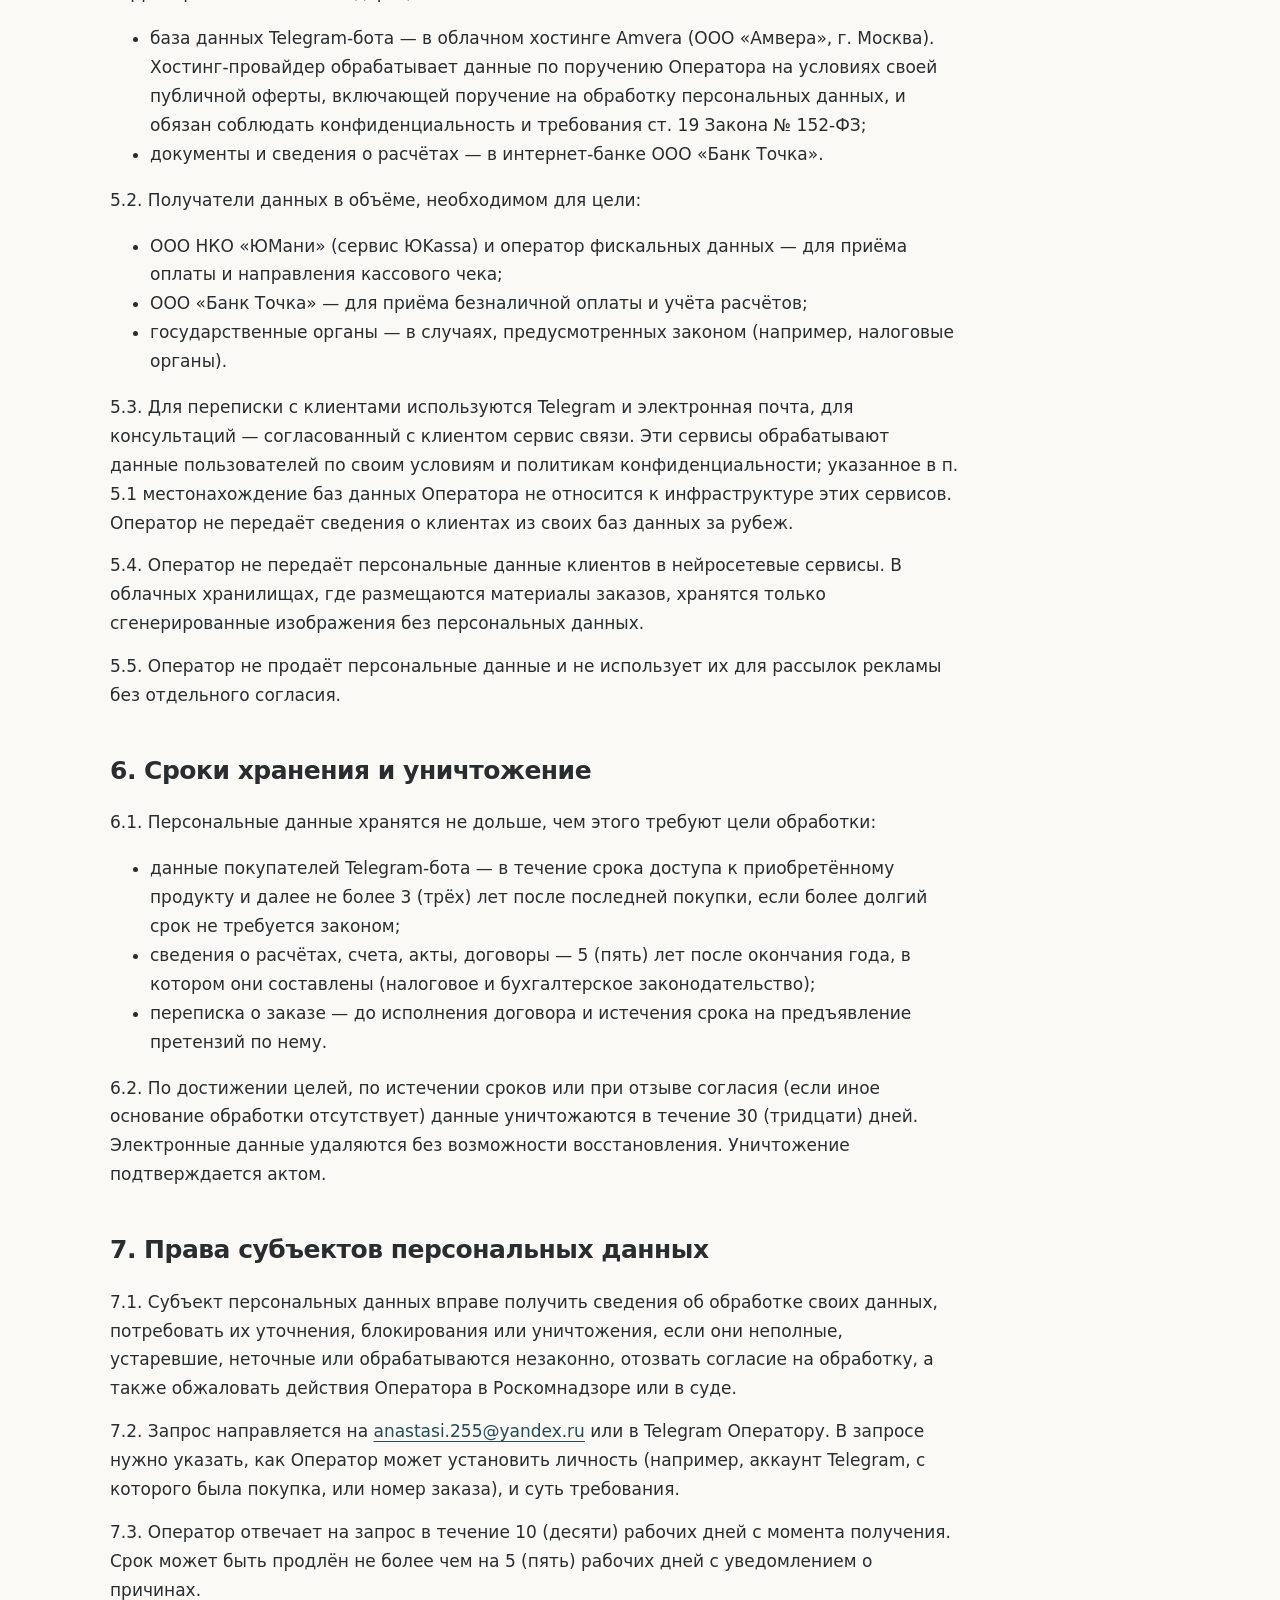
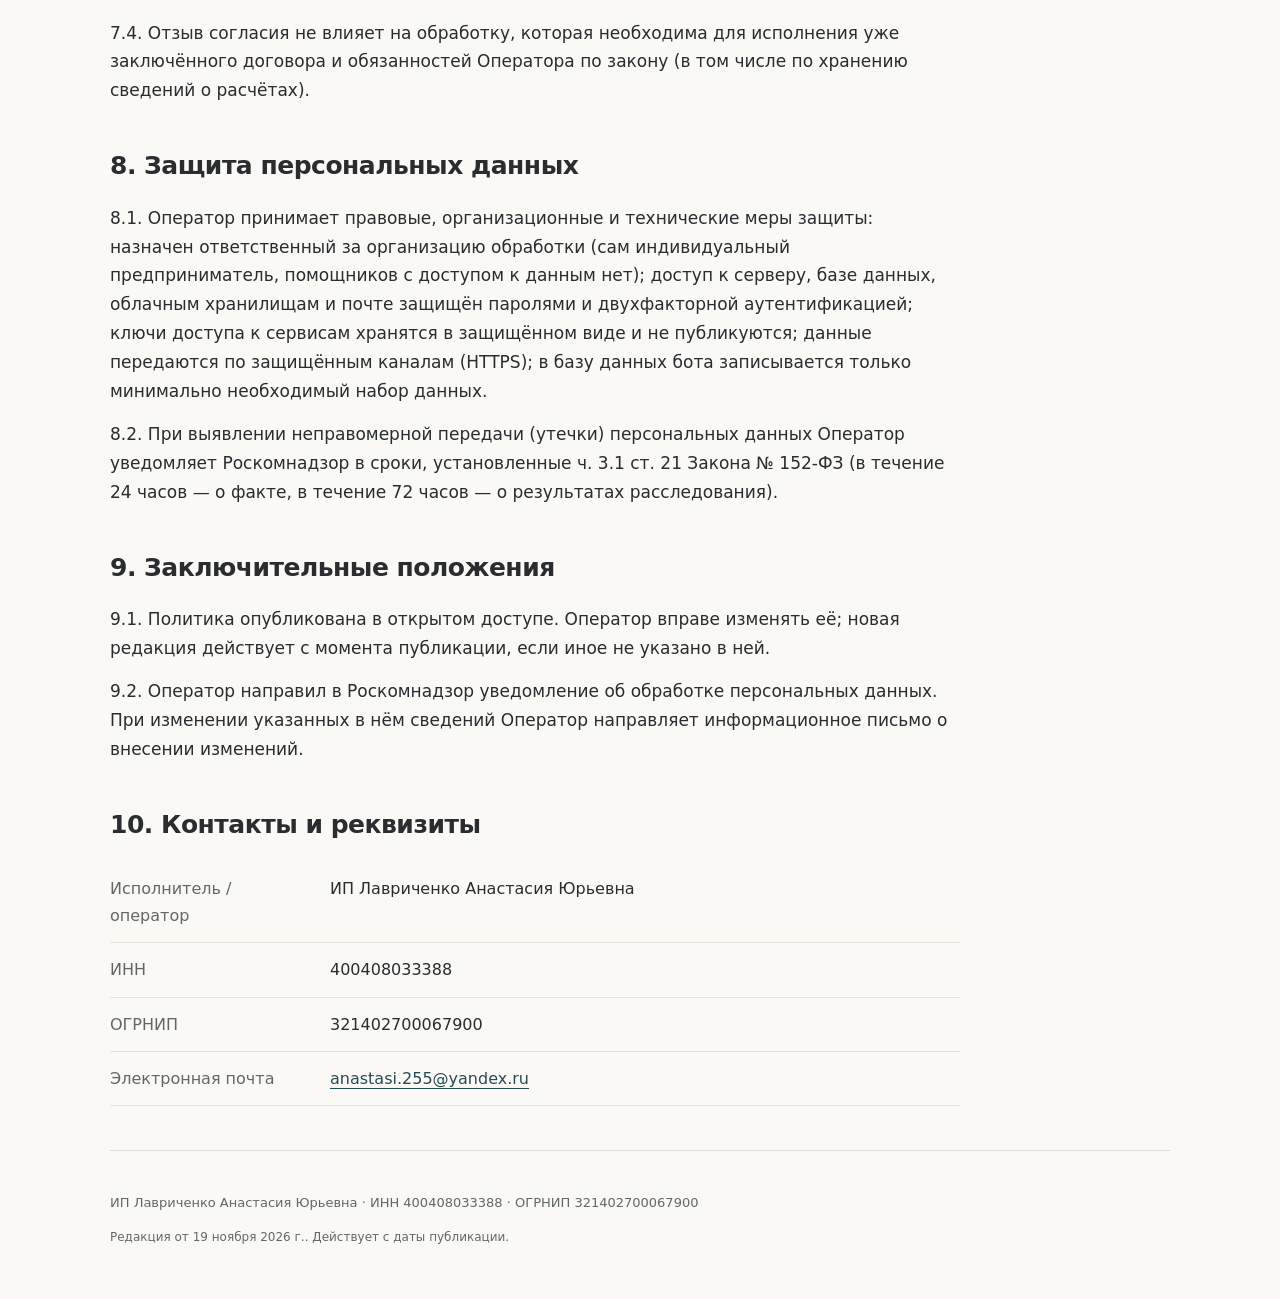
<file: privacy.html>
<!doctype html>
<html lang="ru"><head><meta charset="utf-8"><meta name="viewport" content="width=device-width, initial-scale=1"><meta name="description" content="Единый документ для клиентов, заказчиков визуального контента, контрагентов и пользователей Telegram-бота."><title>Политика обработки персональных данных — ИП Лавриченко</title><link rel="stylesheet" href="styles.css?v=final-1"></head>
<body><a class="skip" href="#main">К содержанию</a><header class="site-header"><div class="shell"><a class="brand" href="index.html">ИП Лавриченко<span>Правовая информация</span></a><nav aria-label="Основная навигация"><a href="index.html">Главная</a><a href="offer.html">Визуальный контент</a><a href="bot-offer.html">Бот</a><a href="privacy.html" aria-current="page">Персональные данные</a></nav></div></header><main id="main" class="shell"><div class="intro"><p class="eyebrow">Редакция от 19 ноября 2026 г.</p><h1>Политика обработки персональных данных</h1><p class="lead">Единый документ для клиентов, заказчиков визуального контента, контрагентов и пользователей Telegram-бота.</p></div><nav class="toc" aria-label="Содержание"><h2>В документе</h2><ol><li><a href="#s1">Общие положения</a></li><li><a href="#s2">Цели, категории субъектов и состав данных</a></li><li><a href="#s3">Правовые основания</a></li><li><a href="#s4">Порядок и способы обработки</a></li><li><a href="#s5">Место хранения и получатели данных</a></li><li><a href="#s6">Сроки хранения и уничтожение</a></li><li><a href="#s7">Права субъектов персональных данных</a></li><li><a href="#s8">Защита персональных данных</a></li><li><a href="#s9">Заключительные положения</a></li><li><a href="#s10">Контакты и реквизиты</a></li></ol></nav><article><section id="s1"><h2>1. Общие положения</h2><p>1.1. Настоящая Политика разработана в соответствии с Федеральным законом от 27.07.2006 № 152-ФЗ «О персональных данных» и определяет, какие персональные данные обрабатываются, для чего, как они защищаются и какие права есть у субъектов персональных данных.</p>
<p>1.2. Оператор персональных данных — индивидуальный предприниматель Лавриченко Анастасия Юрьевна (ОГРНИП 321402700067900, ИНН 400408033388), далее — «Оператор». Контакт для обращений: <a href="mailto:anastasi.255@yandex.ru">anastasi.255@yandex.ru</a>.</p>
<p>1.3. Политика распространяется на все персональные данные, которые Оператор получает: при оказании услуг по созданию визуального контента; при продаже цифровых продуктов и консультаций через Telegram-бота <a href="https://t.me/pay_lavri_ai_bot">@pay_lavri_ai_bot</a> и мини-приложение «Библиотека промптов LAVRI LOOK»; при заключении и исполнении договоров с контрагентами.</p></section><section id="s2"><h2>2. Цели, категории субъектов и состав данных</h2><p><strong>Цель 1. Продажа цифровых продуктов и консультаций через Telegram-бота.</strong> Субъекты — покупатели. Данные: идентификатор пользователя Telegram; имя пользователя Telegram (username) — только для связи с покупателем консультации, Оператор получает его из Telegram в момент оплаты и не хранит в базе данных; сведения о заказах и платежах (номер, сумма, дата, статус, идентификатор платежа); дата согласия на обработку персональных данных; название агента, которое покупатель архива для монтажа придумывает сам (покупатель не указывает в нём персональные данные); адрес электронной почты — только для направления кассового чека: он передаётся платёжному сервису ЮKassa в момент оплаты и Оператором не хранится. Для консультаций, проводимых голосом, могут обрабатываться имя участника, технические данные подключения и голос — по условиям выбранного сервиса связи; запись и автоматическая расшифровка встречи без отдельного согласования не ведутся.</p>
<p><strong>Цель 1а. Обеспечение работы Telegram-бота и анализ его использования.</strong> Субъекты — пользователи бота. Данные: идентификатор пользователя Telegram; метка ссылки, по которой пользователь пришёл в бот; действия в боте (открытие разделов, переход к покупке, указание e-mail — без самого адреса) и их время. Имя и имя пользователя Telegram Оператор просматривает в Telegram в момент подготовки отчёта и не сохраняет. Данные используются для поддержки пользователей и улучшения бота, сведения о действиях хранятся не более 1 (одного) года.</p>
<p><strong>Цель 2. Заключение и исполнение договоров на создание визуального контента.</strong> Субъекты — заказчики (физические лица) и представители заказчиков. Данные: имя, аккаунт в Telegram и (или) адрес электронной почты, переписка о заказе, сведения об оплате.</p>
<p><strong>Цель 3. Заключение и исполнение договоров с контрагентами — индивидуальными предпринимателями и организациями</strong> (выставление счетов, подписание документов). Субъекты — контрагенты-ИП и представители контрагентов. Данные контрагентов-ИП: фамилия, имя, отчество; ИНН; ОГРНИП; адрес регистрации; банковские реквизиты. Данные представителей: имя, номер телефона, аккаунт в Telegram.</p>
<p><strong>Цель 4. Исполнение обязанностей по налоговому и бухгалтерскому учёту.</strong> Данные из целей 1–3, необходимые для учёта доходов и формирования кассовых чеков.</p>
<p>2.2. Оператор не обрабатывает специальные категории персональных данных (о здоровье, убеждениях и т. п.) и биометрические персональные данные. В работе над визуальным контентом используются синтетические (сгенерированные) модели; изображения реальных людей обрабатываются только если их передал сам заказчик для своего заказа.</p>
<p>2.3. Оператор не получает и не обрабатывает данные банковских карт: оплата проходит на стороне банка и платёжного сервиса.</p></section><section id="s3"><h2>3. Правовые основания</h2><p>3.1. Обработка осуществляется на основании пунктов 1, 2 и 5 части 1 статьи 6 Закона № 152-ФЗ: согласие субъекта персональных данных (покупатели в Telegram-боте дают его отдельной кнопкой перед первой оплатой); исполнение обязанностей, возложенных на Оператора законодательством (налоговым, о применении контрольно-кассовой техники); заключение и исполнение договора, стороной которого является субъект персональных данных или по которому он действует как представитель.</p></section><section id="s4"><h2>4. Порядок и способы обработки</h2><p>4.1. Оператор осуществляет сбор, запись, систематизацию, накопление, хранение, уточнение, использование, передачу (предоставление, доступ), блокирование, удаление и уничтожение персональных данных.</p>
<p>4.2. Обработка автоматизированная, без передачи по внутренней сети, с передачей по информационно-телекоммуникационной сети Интернет по защищённым каналам (HTTPS). Бумажные носители персональных данных не ведутся.</p>
<p>4.3. Персональные данные получаются непосредственно от субъекта или его представителя: в переписке, при оформлении заказа в Telegram-боте, из выставляемых и получаемых документов.</p></section><section id="s5"><h2>5. Место хранения и получатели данных</h2><p>5.1. Базы данных с персональными данными граждан Российской Федерации находятся на территории Российской Федерации:</p>
<ul>
<li>база данных Telegram-бота — в облачном хостинге Amvera (ООО «Амвера», г. Москва). Хостинг-провайдер обрабатывает данные по поручению Оператора на условиях своей публичной оферты, включающей поручение на обработку персональных данных, и обязан соблюдать конфиденциальность и требования ст. 19 Закона № 152-ФЗ;</li>
<li>документы и сведения о расчётах — в интернет-банке ООО «Банк Точка».</li>
</ul>
<p>5.2. Получатели данных в объёме, необходимом для цели:</p>
<ul>
<li>ООО НКО «ЮМани» (сервис ЮKassa) и оператор фискальных данных — для приёма оплаты и направления кассового чека;</li>
<li>ООО «Банк Точка» — для приёма безналичной оплаты и учёта расчётов;</li>
<li>государственные органы — в случаях, предусмотренных законом (например, налоговые органы).</li>
</ul>
<p>5.3. Для переписки с клиентами используются Telegram и электронная почта, для консультаций — согласованный с клиентом сервис связи. Эти сервисы обрабатывают данные пользователей по своим условиям и политикам конфиденциальности; указанное в п. 5.1 местонахождение баз данных Оператора не относится к инфраструктуре этих сервисов. Оператор не передаёт сведения о клиентах из своих баз данных за рубеж.</p>
<p>5.4. Оператор не передаёт персональные данные клиентов в нейросетевые сервисы. В облачных хранилищах, где размещаются материалы заказов, хранятся только сгенерированные изображения без персональных данных.</p>
<p>5.5. Оператор не продаёт персональные данные и не использует их для рассылок рекламы без отдельного согласия.</p></section><section id="s6"><h2>6. Сроки хранения и уничтожение</h2><p>6.1. Персональные данные хранятся не дольше, чем этого требуют цели обработки:</p>
<ul>
<li>данные покупателей Telegram-бота — в течение срока доступа к приобретённому продукту и далее не более 3 (трёх) лет после последней покупки, если более долгий срок не требуется законом;</li>
<li>сведения о расчётах, счета, акты, договоры — 5 (пять) лет после окончания года, в котором они составлены (налоговое и бухгалтерское законодательство);</li>
<li>переписка о заказе — до исполнения договора и истечения срока на предъявление претензий по нему.</li>
</ul>
<p>6.2. По достижении целей, по истечении сроков или при отзыве согласия (если иное основание обработки отсутствует) данные уничтожаются в течение 30 (тридцати) дней. Электронные данные удаляются без возможности восстановления. Уничтожение подтверждается актом.</p></section><section id="s7"><h2>7. Права субъектов персональных данных</h2><p>7.1. Субъект персональных данных вправе получить сведения об обработке своих данных, потребовать их уточнения, блокирования или уничтожения, если они неполные, устаревшие, неточные или обрабатываются незаконно, отозвать согласие на обработку, а также обжаловать действия Оператора в Роскомнадзоре или в суде.</p>
<p>7.2. Запрос направляется на <a href="mailto:anastasi.255@yandex.ru">anastasi.255@yandex.ru</a> или в Telegram Оператору. В запросе нужно указать, как Оператор может установить личность (например, аккаунт Telegram, с которого была покупка, или номер заказа), и суть требования.</p>
<p>7.3. Оператор отвечает на запрос в течение 10 (десяти) рабочих дней с момента получения. Срок может быть продлён не более чем на 5 (пять) рабочих дней с уведомлением о причинах.</p>
<p>7.4. Отзыв согласия не влияет на обработку, которая необходима для исполнения уже заключённого договора и обязанностей Оператора по закону (в том числе по хранению сведений о расчётах).</p></section><section id="s8"><h2>8. Защита персональных данных</h2><p>8.1. Оператор принимает правовые, организационные и технические меры защиты: назначен ответственный за организацию обработки (сам индивидуальный предприниматель, помощников с доступом к данным нет); доступ к серверу, базе данных, облачным хранилищам и почте защищён паролями и двухфакторной аутентификацией; ключи доступа к сервисам хранятся в защищённом виде и не публикуются; данные передаются по защищённым каналам (HTTPS); в базу данных бота записывается только минимально необходимый набор данных.</p>
<p>8.2. При выявлении неправомерной передачи (утечки) персональных данных Оператор уведомляет Роскомнадзор в сроки, установленные ч. 3.1 ст. 21 Закона № 152-ФЗ (в течение 24 часов — о факте, в течение 72 часов — о результатах расследования).</p></section><section id="s9"><h2>9. Заключительные положения</h2><p>9.1. Политика опубликована в открытом доступе. Оператор вправе изменять её; новая редакция действует с момента публикации, если иное не указано в ней.</p>
<p>9.2. Оператор направил в Роскомнадзор уведомление об обработке персональных данных. При изменении указанных в нём сведений Оператор направляет информационное письмо о внесении изменений.</p></section><section id="s10"><h2>10. Контакты и реквизиты</h2><dl class="details"><div><dt>Исполнитель / оператор</dt><dd>ИП Лавриченко Анастасия Юрьевна</dd></div><div><dt>ИНН</dt><dd>400408033388</dd></div><div><dt>ОГРНИП</dt><dd>321402700067900</dd></div><div><dt>Электронная почта</dt><dd><a href="mailto:anastasi.255@yandex.ru">anastasi.255@yandex.ru</a></dd></div></dl></section></article></main><footer class="shell"><p>ИП Лавриченко Анастасия Юрьевна · ИНН 400408033388 · ОГРНИП 321402700067900</p><p class="muted">Редакция от 19 ноября 2026 г.. Действует с даты публикации.</p></footer></body></html>
</file>
<file: styles.css>
*{box-sizing:border-box}html{scroll-behavior:smooth;scroll-padding-top:24px}body{margin:0;background:#faf9f6;color:#292d30;font:17px/1.7 system-ui,-apple-system,"Segoe UI",sans-serif}a{color:#264b54;text-underline-offset:4px}a:hover{color:#111}a:focus-visible{outline:3px solid #886c3c;outline-offset:5px}.shell{width:min(100% - 64px,1060px);margin:auto}.site-header{border-bottom:1px solid #deded7;background:#fff}.site-header .shell{padding-block:25px;display:flex;align-items:center;justify-content:space-between;gap:30px}.brand{font-size:19px;font-weight:650;text-decoration:none;color:inherit}.brand span{display:block;font-size:12px;font-weight:400;letter-spacing:.08em;color:#646967}.site-header nav{display:flex;flex-wrap:wrap;gap:12px 22px;font-size:14px}.site-header nav a{text-decoration:none}.site-header nav [aria-current]{text-decoration:underline;font-weight:650}.intro{padding:66px 0 30px;max-width:850px}.eyebrow,.number{font-size:12px;letter-spacing:.12em;text-transform:uppercase;color:#65716c}h1{font-size:clamp(30px,4.5vw,48px);font-weight:550;letter-spacing:-.035em;line-height:1.18;margin:16px 0 22px}h2{font-size:25px;line-height:1.35;font-weight:550;letter-spacing:-.02em}h3{font-size:22px;line-height:1.35;font-weight:550}.lead{font-size:20px;color:#666d69}.notice{padding:20px 24px;border:1px solid #dcd0b7;background:#f5f0e5;border-radius:6px;margin-bottom:38px;max-width:850px}.notice p{font-size:14px;margin:7px 0 0}.notice strong{font-size:15px}.toc{padding:20px 28px;background:#f0f1ec;max-width:850px;border-radius:6px}.toc h2{font-size:19px;margin-top:0}.toc ol{columns:2;column-gap:35px;padding-left:24px;font-size:14px}.toc li{break-inside:avoid;margin-bottom:8px}article{max-width:850px}section{margin:44px 0}section p{margin:14px 0}.pending{padding:14px 18px;border-left:3px solid #b19866;background:#f4f0e7;font-size:15px}.cards{display:grid;gap:14px}.card{display:block;text-decoration:none;color:inherit;padding:25px 28px;background:#fff;border:1px solid #deded7;border-radius:6px;transition:border-color .15s}.card:hover{border-color:#67766b}.card h3{margin:10px 0}.card p{color:#626963;font-size:16px;max-width:650px}.action{font-size:14px;color:#264b54}.details{font-size:16px}.details div{display:grid;grid-template-columns:200px 1fr;gap:20px;padding:13px 0;border-bottom:1px solid #e3e3dc}.details dt{color:#626963}.details dd{margin:0;overflow-wrap:anywhere}footer{border-top:1px solid #dcded7;padding-block:28px 40px;font-size:13px;color:#626963}.muted{font-size:12px}.skip{position:absolute;top:-100px;left:16px;background:#fff;padding:10px;z-index:2}.skip:focus{top:12px}@media(max-width:650px){.shell{width:calc(100% - 36px)}.site-header .shell{display:block;padding-block:20px}.site-header nav{margin-top:20px;gap:10px 18px}.intro{padding-top:38px}.lead{font-size:18px}.toc ol{columns:1}.details div{grid-template-columns:1fr;gap:3px}.notice,.card{padding:20px}h2{font-size:23px}body{font-size:16px}}@media(prefers-reduced-motion:reduce){html{scroll-behavior:auto}.card{transition:none}}@media print{.site-header,.skip,.toc{display:none}body{background:white;color:black;font-size:11pt}.shell{width:100%}.intro{padding-top:0}a{color:inherit}.notice,.pending{break-inside:avoid}section{margin:24px 0}footer{margin-top:24px}}
/* Compact landing page; document pages retain their reading layout. */
.home article{max-width:none}.home .intro{max-width:none;padding:26px 0 8px}.home h1{font-size:34px;margin:0 0 8px}.home .lead{font-size:17px;margin:0}.home section{margin:18px 0}.home h2{font-size:20px;margin:0 0 12px}.home .cards{grid-template-columns:repeat(3,minmax(0,1fr));gap:14px}.home .card{padding:18px;display:flex;flex-direction:column}.home .card h3{font-size:19px;margin:8px 0}.home .card p{font-size:14px;line-height:1.5;margin:0 0 10px}.home .action{margin-top:auto;font-size:13px}.home .number{font-size:10px}.home .details{display:grid;grid-template-columns:repeat(2,minmax(0,1fr));column-gap:32px;margin:0;font-size:14px}.home .details div{grid-template-columns:170px minmax(0,1fr);gap:10px;padding:7px 0}.home footer{padding-block:12px;font-size:12px;display:flex;flex-wrap:wrap;justify-content:space-between;align-items:center;gap:8px 20px}.home footer p{margin:0}.home footer .muted{flex-basis:100%;font-size:11px}
@media(max-width:800px){.home .cards{grid-template-columns:1fr}.home .details{grid-template-columns:1fr}.home .intro{padding-top:26px}.home h1{font-size:30px}.home .card{padding:16px}.home section{margin:24px 0}}@media(max-width:400px){.home .details div{grid-template-columns:1fr;gap:0}}
@media(min-width:801px){.home .site-header .shell{padding-block:14px}.home .intro{padding-top:20px}.home section{margin:12px 0}.home h2{margin-bottom:8px}.home .card{padding:14px}.home .card h3{margin:6px 0}.home .details{line-height:1.5}.home .details div{padding:5px 0}.home footer{padding-block:8px}}

.home{min-height:100svh;display:flex;flex-direction:column}.home>main{flex:1;margin:0 auto}.home>footer{margin:12px auto 0;width:min(100% - 64px,1060px)}.home .requisites{display:grid;grid-template-columns:repeat(2,minmax(0,1fr));gap:16px 40px;max-width:900px}.home .requisites .details{display:block}.home .requisites .details div{grid-template-columns:155px minmax(0,1fr);gap:10px}.home article section+section{margin-top:44px}.home footer{justify-content:flex-start;gap:4px 20px}.home footer .muted{flex-basis:auto}@media(max-width:800px){.home .requisites{grid-template-columns:1fr;gap:0}.home>footer{width:calc(100% - 36px)}}@media(max-width:400px){.home .requisites .details div{grid-template-columns:1fr;gap:0}}

.home .contact-section h2{font-size:18px;font-weight:500}.home .contact-section .details{font-size:13px}.home .contact-section .details div{padding-block:4px}@media(max-width:800px){.home article .contact-section{margin-top:32px}.home .contact-section .details{font-size:14px}}
</file>
